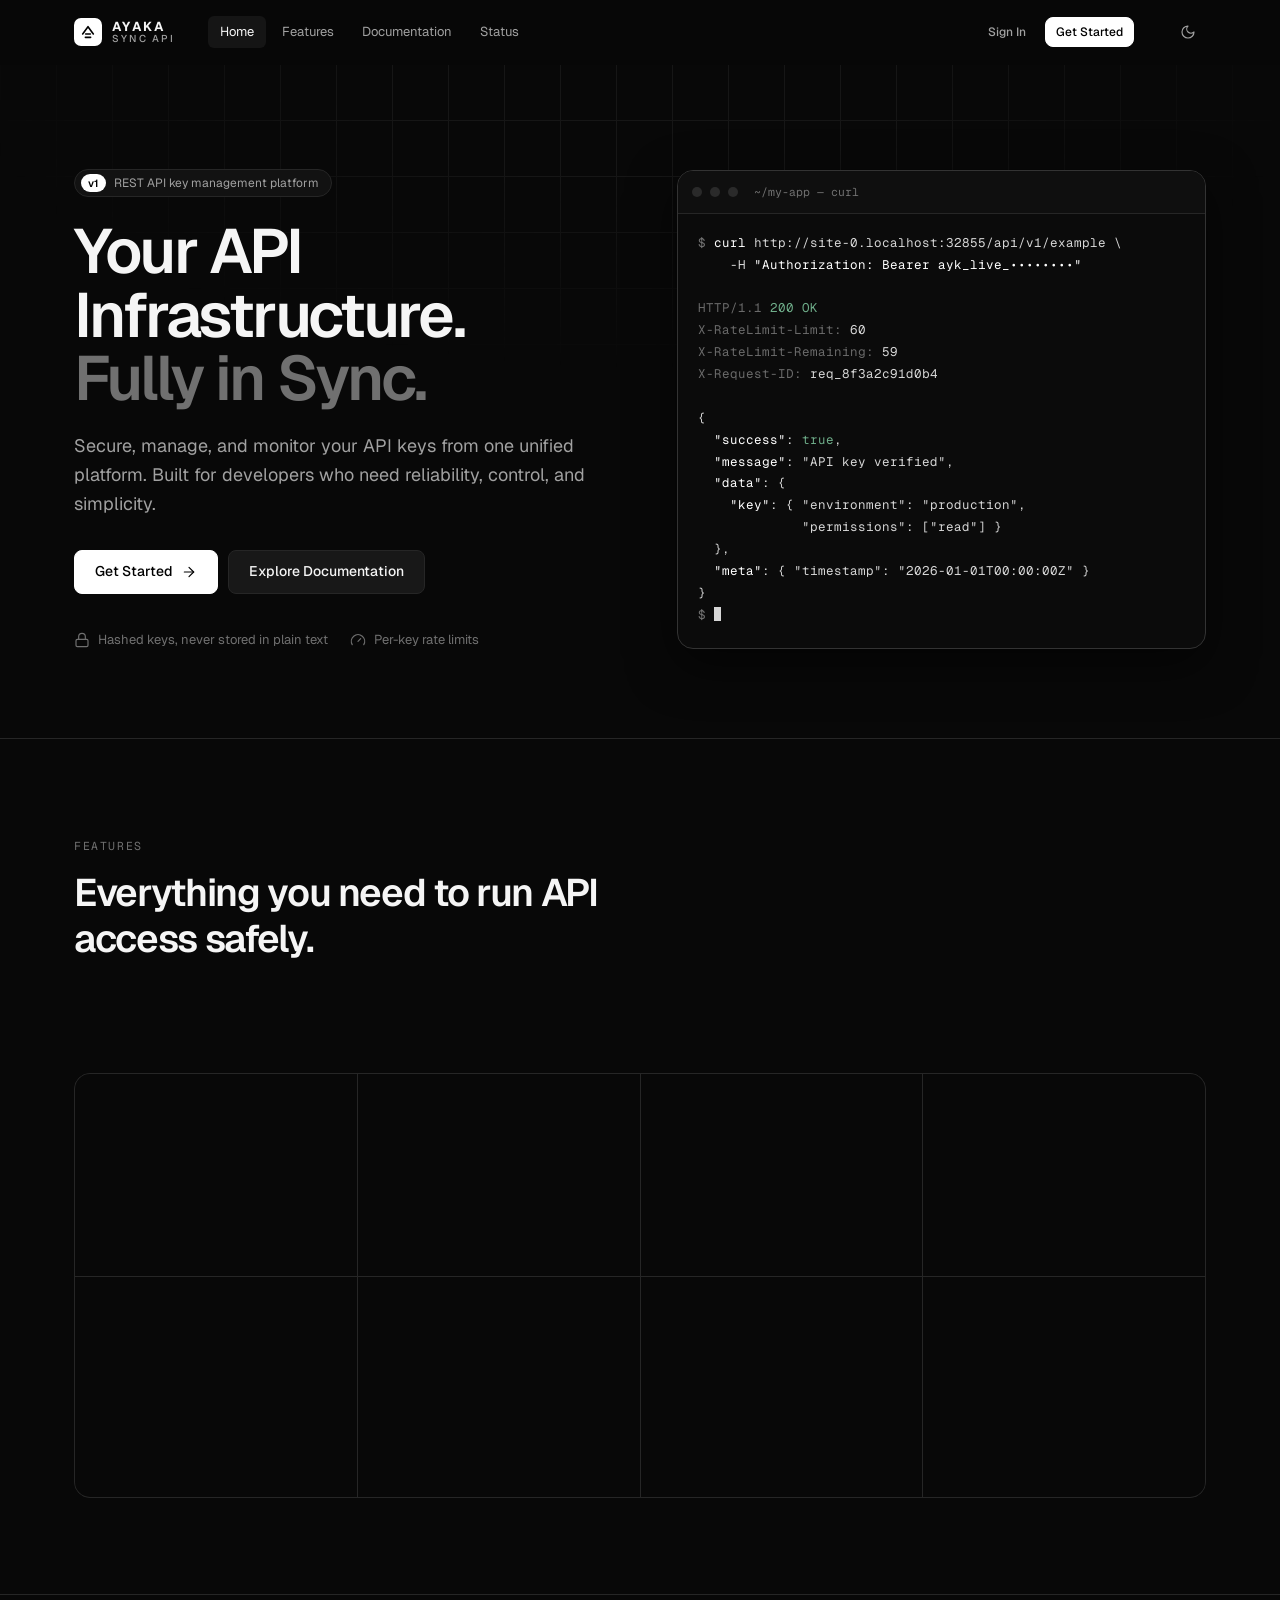
<file: public/index.html>
<!doctype html>
<html lang="en">
<head>
  <meta charset="utf-8">
  <meta name="viewport" content="width=device-width, initial-scale=1, viewport-fit=cover">
<meta name="google-site-verification" content="R1vm6JND8PvoPYsZXc8T_G-JRaVMFucWoXyvUsw9oFg" />
<title>Ayaka Sync API — Your API Infrastructure. Fully in Sync.</title>
  <meta name="description" content="Secure, manage, and monitor your API keys from one unified platform. Built for developers who need reliability, control, and simplicity.">
  <meta name="theme-color" content="#080808">
  <meta name="color-scheme" content="dark light">
  <script src="assets/js/theme.js"></script>
  <script src="assets/js/reveal.js" defer></script>
  <link rel="icon" href="assets/icons/favicon.svg" type="image/svg+xml">
  <link rel="preconnect" href="https://fonts.googleapis.com">
  <link rel="preconnect" href="https://fonts.gstatic.com" crossorigin>
  <link rel="stylesheet" href="https://fonts.googleapis.com/css2?family=Geist:wght@400;500;600;700&family=Geist+Mono:wght@400;500;600&display=swap">
  <link rel="stylesheet" href="assets/css/global.css">
  <link rel="stylesheet" href="assets/css/landing.css">
  <link rel="stylesheet" href="assets/css/responsive.css">
  <script src="assets/js/config.js"></script>
</head>
<body>
  <header class="site-nav" id="site-nav">
    <div class="container">
      <a class="logo" href="index.html" aria-label="Ayaka Sync API home"><span class="logo-mark"><svg viewBox="0 0 24 24" fill="none" stroke="currentColor" stroke-width="2.4" stroke-linecap="round" stroke-linejoin="round" aria-hidden="true"><path d="M4 15 12 4l8 11"/><path d="M8 20h8"/><path d="M8.5 15h7"/></svg></span><span class="logo-text"><strong>AYAKA</strong><span>SYNC API</span></span></a>
      <nav class="site-links" aria-label="Primary"><a href="index.html" class="is-active" aria-current="page">Home</a><a href="index.html#features">Features</a><a href="docs.html">Documentation</a><a href="status.html">Status</a></nav>
      <div class="site-cta" data-auth-cta>
        <a class="btn btn-ghost btn-sm" href="login.html" data-guest>Sign In</a>
        <a class="btn btn-primary btn-sm" href="register.html" data-guest>Get Started</a>
        <a class="btn btn-primary btn-sm hidden" href="dashboard.html" data-member>Open Dashboard</a>
      </div>
      <button class="btn btn-ghost btn-icon theme-toggle" type="button" data-theme-toggle aria-label="Toggle theme"><span data-icon="moon" class="icon-moon"></span><span data-icon="sun" class="icon-sun"></span></button>
      <button class="btn btn-ghost btn-icon site-menu-btn" id="menu-btn" aria-label="Open menu" aria-expanded="false" aria-controls="mobile-menu"><span data-icon="menu"></span></button>
    </div>
    <nav class="mobile-menu" id="mobile-menu" aria-label="Mobile">
      <a href="index.html" class="is-active" aria-current="page">Home</a><a href="index.html#features">Features</a><a href="docs.html">Documentation</a><a href="status.html">Status</a>
      <a class="btn" href="login.html" data-guest>Sign In</a>
      <a class="btn btn-primary" href="register.html" data-guest>Get Started</a>
      <a class="btn btn-primary hidden" href="dashboard.html" data-member>Open Dashboard</a>
    </nav>
  </header>
  <main id="main">
    <section class="hero">
      <div class="container">
        <div>
          <span class="eyebrow"><b>v1</b>REST API key management platform</span>
          <h1>Your API Infrastructure.<br><span>Fully in Sync.</span></h1>
          <p class="hero-sub">Secure, manage, and monitor your API keys from one unified platform. Built for developers who need reliability, control, and simplicity.</p>
          <div class="hero-actions">
            <a class="btn btn-primary btn-lg" href="register.html" data-guest>Get Started <span data-icon="arrowRight"></span></a>
            <a class="btn btn-primary btn-lg hidden" href="dashboard.html" data-member>Open Dashboard <span data-icon="arrowRight"></span></a>
            <a class="btn btn-lg" href="docs.html">Explore Documentation</a>
          </div>
          <div class="hero-meta">
            <span><span data-icon="lock"></span>Hashed keys, never stored in plain text</span>
            <span><span data-icon="gauge"></span>Per-key rate limits</span>
          </div>
        </div>
        <div class="terminal" aria-label="Example API request">
          <div class="terminal-head"><i></i><i></i><i></i><span>~/my-app — curl</span></div>
<pre><span class="p">$</span> <span class="w">curl</span> <span data-origin>https://your-domain</span>/api/v1/example \
    -H <span class="w">"Authorization: Bearer ayk_live_••••••••"</span>

<span class="dim">HTTP/1.1</span> <span class="ok">200 OK</span>
<span class="dim">X-RateLimit-Limit:</span> 60
<span class="dim">X-RateLimit-Remaining:</span> 59
<span class="dim">X-Request-ID:</span> req_8f3a2c91d0b4

{
  <span class="w">"success"</span>: <span class="ok">true</span>,
  <span class="w">"message"</span>: "API key verified",
  <span class="w">"data"</span>: {
    <span class="w">"key"</span>: { "environment": "production",
             "permissions": ["read"] }
  },
  <span class="w">"meta"</span>: { "timestamp": "2026-01-01T00:00:00Z" }
}
<span class="p">$</span> <span class="cursor"></span></pre>
        </div>
      </div>
    </section>

    <section class="section" id="features">
      <div class="container">
        <div class="section-head">
          <span class="section-kicker">Features</span>
          <h2>Everything you need to run API access safely.</h2>
          <p>One place to issue keys, enforce limits and understand how your API is used — without building it yourself.</p>
        </div>
        <div class="feature-grid">
          <article class="feature"><span class="f-icon"><span data-icon="key"></span></span><h3>Secure API Key Management</h3><p>Keys are generated with a CSPRNG, shown once, and stored only as an HMAC-SHA256 hash.</p></article>
          <article class="feature"><span class="f-icon"><span data-icon="activity"></span></span><h3>Real-time Usage Monitoring</h3><p>Watch requests arrive minute by minute with automatic, visibility-aware refresh.</p></article>
          <article class="feature"><span class="f-icon"><span data-icon="chart"></span></span><h3>Request Analytics</h3><p>Volume, success rate, latency and peak traffic — broken down by endpoint and key.</p></article>
          <article class="feature"><span class="f-icon"><span data-icon="shield"></span></span><h3>API Access Control</h3><p>Granular read, write, delete, analytics and profile permissions plus endpoint allow-lists.</p></article>
          <article class="feature"><span class="f-icon"><span data-icon="gauge"></span></span><h3>Rate Limiting</h3><p>Per-key limits backed by PostgreSQL with standard <code>X-RateLimit-*</code> and <code>Retry-After</code> headers.</p></article>
          <article class="feature"><span class="f-icon"><span data-icon="book"></span></span><h3>Developer-friendly Documentation</h3><p>cURL, Python and JavaScript examples, an OpenAPI reference and a live endpoint tester.</p></article>
          <article class="feature"><span class="f-icon"><span data-icon="lock"></span></span><h3>Secure Authentication</h3><p>Argon2id passwords, HttpOnly cookie sessions, CSRF protection and brute-force lockout.</p></article>
          <article class="feature"><span class="f-icon"><span data-icon="server"></span></span><h3>Reliable Infrastructure</h3><p>Serverless FastAPI on Vercel with Neon PostgreSQL, health checks and resilient usage logging.</p></article>
        </div>
      </div>
    </section>

    <section class="section" id="how-it-works">
      <div class="container">
        <div class="section-head">
          <span class="section-kicker">How it works</span>
          <h2>From sign-up to first request in minutes.</h2>
        </div>
        <div class="steps">
          <article class="step"><h3>Create your account</h3><p>Register with a username, email and a strong password.</p></article>
          <article class="step"><h3>Generate an API key</h3><p>Choose environment, permissions, rate limit and expiration.</p></article>
          <article class="step"><h3>Connect your application</h3><p>Send the key in the <code>Authorization</code> header from your backend.</p></article>
          <article class="step"><h3>Monitor API requests</h3><p>See every call, status code and response time in your dashboard.</p></article>
          <article class="step"><h3>Manage usage and security</h3><p>Rotate, disable or revoke keys and review the audit log at any time.</p></article>
        </div>
      </div>
    </section>

    <section class="cta-band">
      <div class="container">
        <div class="cta-inner">
          <div><h2>Ship secure API access today.</h2><p>Create an account and issue your first key in under a minute.</p></div>
          <div style="display:flex;gap:10px;flex-wrap:wrap">
            <a class="btn btn-primary btn-lg" href="register.html" data-guest>Get Started</a>
            <a class="btn btn-primary btn-lg hidden" href="dashboard.html" data-member>Open Dashboard</a>
            <a class="btn btn-lg" href="docs.html">Read the docs</a>
          </div>
        </div>
      </div>
    </section>
  </main>
  <footer class="site-footer">
    <div class="container">
      <div class="footer-grid">
        <div><a class="logo" href="index.html" aria-label="Ayaka Sync API home"><span class="logo-mark"><svg viewBox="0 0 24 24" fill="none" stroke="currentColor" stroke-width="2.4" stroke-linecap="round" stroke-linejoin="round" aria-hidden="true"><path d="M4 15 12 4l8 11"/><path d="M8 20h8"/><path d="M8.5 15h7"/></svg></span><span class="logo-text"><strong>AYAKA</strong><span>SYNC API</span></span></a><p class="about">Secure, manage and monitor your API keys from one unified platform.</p></div>
        <div><h4>Product</h4><ul><li><a href="index.html#features">Features</a></li><li><a href="docs.html">Documentation</a></li><li><a href="status.html">API Status</a></li></ul></div>
        <div><h4>Developers</h4><ul><li><a href="docs.html#endpoints">Endpoint reference</a></li><li><a href="api/docs">OpenAPI reference</a></li><li><a href="docs.html#errors">Error codes</a></li></ul></div>
        <div><h4>Company</h4><ul><li><a href="privacy.html">Privacy Policy</a></li><li><a href="terms.html">Terms of Service</a></li><li><a href="docs.html#support">Contact</a></li></ul></div>
      </div>
      <div class="footer-bottom"><span>© <span data-year>2026</span> Ayaka Sync API. All rights reserved.</span><span>Built with FastAPI · PostgreSQL</span></div>
    </div>
  </footer>
  <script type="module" src="assets/js/site.js"></script>
</body>
</html>
</file>
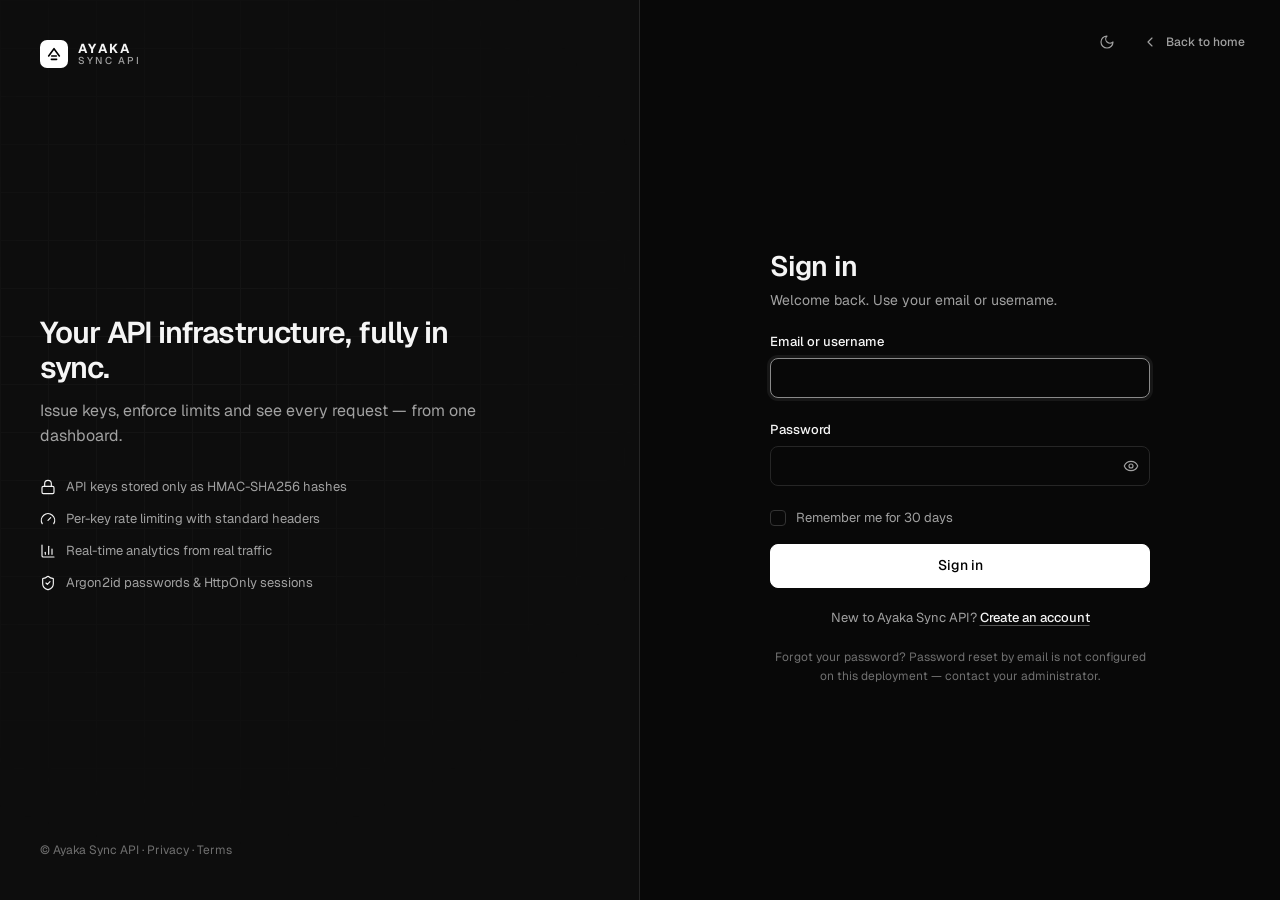
<file: public/activity.html>
<!doctype html>
<html lang="en">
<head>
  <meta charset="utf-8">
  <meta name="viewport" content="width=device-width, initial-scale=1, viewport-fit=cover">
  <title>Activity Logs · Ayaka Sync API</title>
  <meta name="description" content="Activity Logs — Ayaka Sync API dashboard">
  <meta name="theme-color" content="#080808">
  <meta name="color-scheme" content="dark light">
  <script src="assets/js/theme.js"></script>
  <script src="assets/js/reveal.js" defer></script>
  <link rel="icon" href="assets/icons/favicon.svg" type="image/svg+xml">
  <link rel="preconnect" href="https://fonts.googleapis.com">
  <link rel="preconnect" href="https://fonts.gstatic.com" crossorigin>
  <link rel="stylesheet" href="https://fonts.googleapis.com/css2?family=Geist:wght@400;500;600;700&family=Geist+Mono:wght@400;500;600&display=swap">
  <link rel="stylesheet" href="assets/css/global.css">
  <link rel="stylesheet" href="assets/css/dashboard.css">
  <link rel="stylesheet" href="assets/css/responsive.css">
  <script src="assets/js/config.js"></script>
</head>
<body>
  <a class="sr-only" href="#page">Skip to content</a>
  <div class="app-loading" aria-hidden="true"><span class="spinner"></span></div>
  <div class="app" id="app">
    <aside class="sidebar" id="sidebar" aria-label="Sidebar"></aside>
    <div class="drawer-scrim" aria-hidden="true"></div>
    <div class="main">
      <header class="topbar" id="topbar"></header>
      <main class="page" id="page" tabindex="-1">
        <div class="page-head">
          <div>
            <h1 class="page-title">Activity Logs</h1>
            <p class="page-sub">An append-only audit trail of security and configuration events on your account. <span class="muted" id="log-total"></span></p>
          </div>
          <div class="page-actions">
            <button class="btn" id="export-csv"><span data-icon="download"></span>Export CSV</button>
          </div>
        </div>

        <section class="card">
          <div class="card-header">
            <div class="toolbar">
              <label class="input-icon"><span class="sr-only">Search logs</span><span data-icon="search"></span><input class="input input-sm" id="log-search" type="search" placeholder="Search description, event or IP" autocomplete="off"></label>
              <select class="select select-sm" id="log-type" aria-label="Event type"><option value="">All events</option></select>
              <input class="input input-sm" type="date" id="log-start" aria-label="From date" style="width:auto">
              <span class="muted" style="font-size:var(--text-xs)">to</span>
              <input class="input input-sm" type="date" id="log-end" aria-label="To date" style="width:auto">
            </div>
          </div>
          <div class="table-wrap">
            <table class="table stack">
              <thead><tr><th>Event</th><th>Type</th><th>IP address</th><th>Time</th></tr></thead>
              <tbody id="log-body"></tbody>
            </table>
          </div>
          <div class="card-footer" id="log-pagination"></div>
        </section>
      </main>
    </div>
  </div>
  <script type="module" src="assets/js/activity.js"></script>
</body>
</html>
</file>
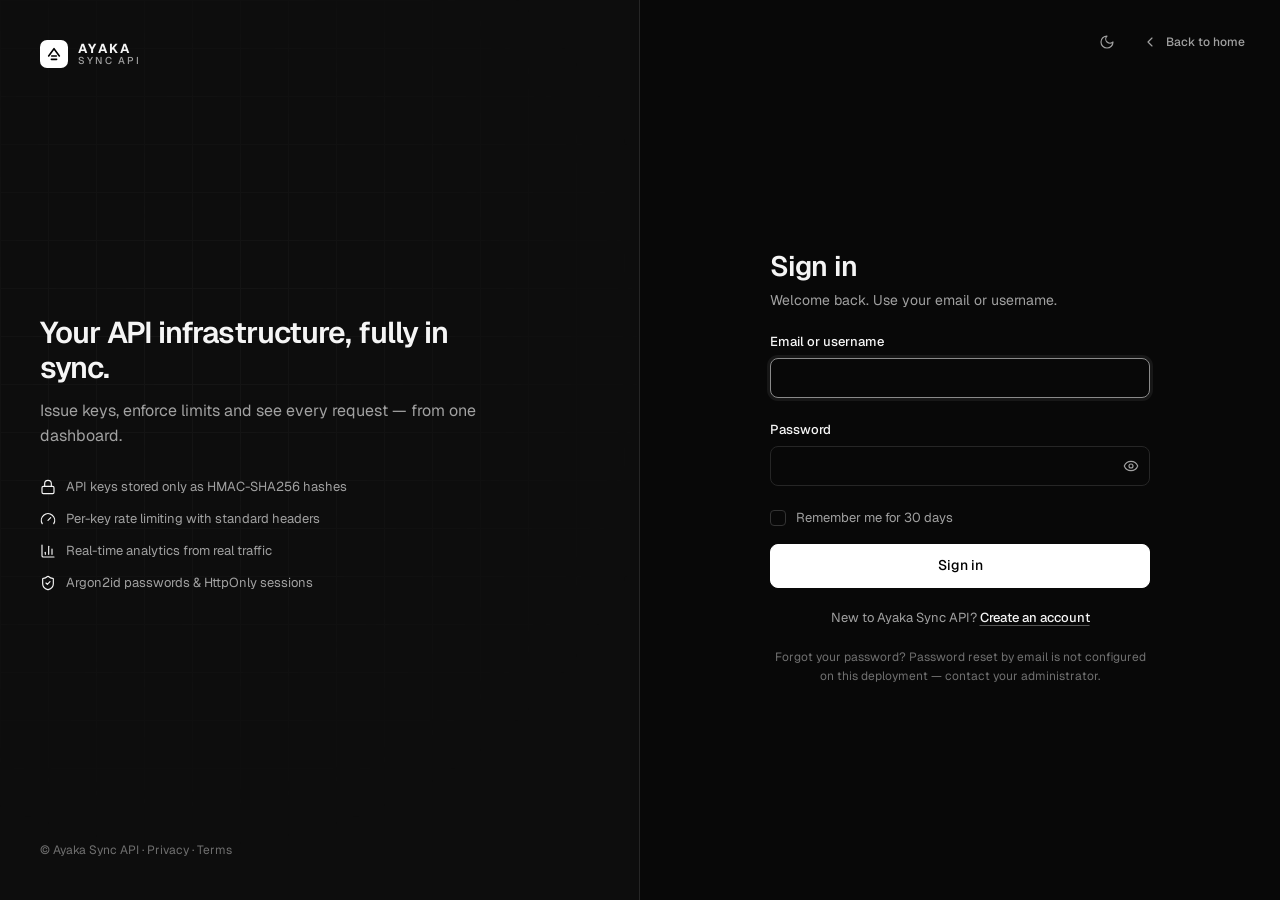
<file: public/keys.html>
<!doctype html>
<html lang="en">
<head>
  <meta charset="utf-8">
  <meta name="viewport" content="width=device-width, initial-scale=1, viewport-fit=cover">
  <title>API Keys · Ayaka Sync API</title>
  <meta name="description" content="API Keys — Ayaka Sync API dashboard">
  <meta name="theme-color" content="#080808">
  <meta name="color-scheme" content="dark light">
  <script src="assets/js/theme.js"></script>
  <script src="assets/js/reveal.js" defer></script>
  <link rel="icon" href="assets/icons/favicon.svg" type="image/svg+xml">
  <link rel="preconnect" href="https://fonts.googleapis.com">
  <link rel="preconnect" href="https://fonts.gstatic.com" crossorigin>
  <link rel="stylesheet" href="https://fonts.googleapis.com/css2?family=Geist:wght@400;500;600;700&family=Geist+Mono:wght@400;500;600&display=swap">
  <link rel="stylesheet" href="assets/css/global.css">
  <link rel="stylesheet" href="assets/css/dashboard.css">
  <link rel="stylesheet" href="assets/css/responsive.css">
  <script src="assets/js/config.js"></script>
</head>
<body>
  <a class="sr-only" href="#page">Skip to content</a>
  <div class="app-loading" aria-hidden="true"><span class="spinner"></span></div>
  <div class="app" id="app">
    <aside class="sidebar" id="sidebar" aria-label="Sidebar"></aside>
    <div class="drawer-scrim" aria-hidden="true"></div>
    <div class="main">
      <header class="topbar" id="topbar"></header>
      <main class="page" id="page" tabindex="-1">
        <div class="page-head">
          <div>
            <h1 class="page-title">API Keys</h1>
            <p class="page-sub">Create, rotate and revoke the keys your applications use. Full keys are shown once and stored only as a hash.</p>
          </div>
          <div class="page-actions">
            <button class="btn btn-primary" id="new-key"><span data-icon="plus"></span>Create API key</button>
          </div>
        </div>

        <section class="card" id="keys-card">
          <div class="card-header">
            <div class="toolbar">
              <label class="input-icon"><span class="sr-only">Search keys</span><span data-icon="search"></span><input class="input input-sm" id="key-search" type="search" placeholder="Search by name or prefix" autocomplete="off"></label>
              <select class="select select-sm" id="key-env" aria-label="Environment"><option value="">All environments</option><option value="development">Development</option><option value="production">Production</option></select>
              <select class="select select-sm" id="key-status" aria-label="Status"><option value="">All statuses</option><option value="active">Active</option><option value="disabled">Disabled</option><option value="expired">Expired</option><option value="revoked">Revoked</option></select>
              <select class="select select-sm" id="key-sort" aria-label="Sort"><option value="created_desc">Newest first</option><option value="created_asc">Oldest first</option><option value="name">Name A–Z</option><option value="last_used">Recently used</option></select>
            </div>
            <div class="legend"><span>Development <strong class="tabular" id="count-dev">—</strong></span><span>Production <strong class="tabular" id="count-prod">—</strong></span></div>
          </div>
          <div class="table-wrap">
            <table class="table stack">
              <thead><tr><th>Name</th><th>Key prefix</th><th>Environment</th><th>Permissions</th><th>Created at</th><th>Last used</th><th>Status</th><th class="actions"><span class="sr-only">Actions</span></th></tr></thead>
              <tbody id="keys-body"></tbody>
            </table>
          </div>
          <div class="card-footer" id="keys-pagination"></div>
        </section>

        <div class="callout"><span data-icon="shield"></span><div>Send keys in the <code>Authorization: Bearer &lt;key&gt;</code> header (or <code>X-API-Key</code>). Never embed production keys in browser or mobile code. See <a href="docs.html#authentication" style="text-decoration:underline">Authentication docs</a>.</div></div>
      </main>
    </div>
  </div>
  <script type="module" src="assets/js/keys.js"></script>
</body>
</html>
</file>
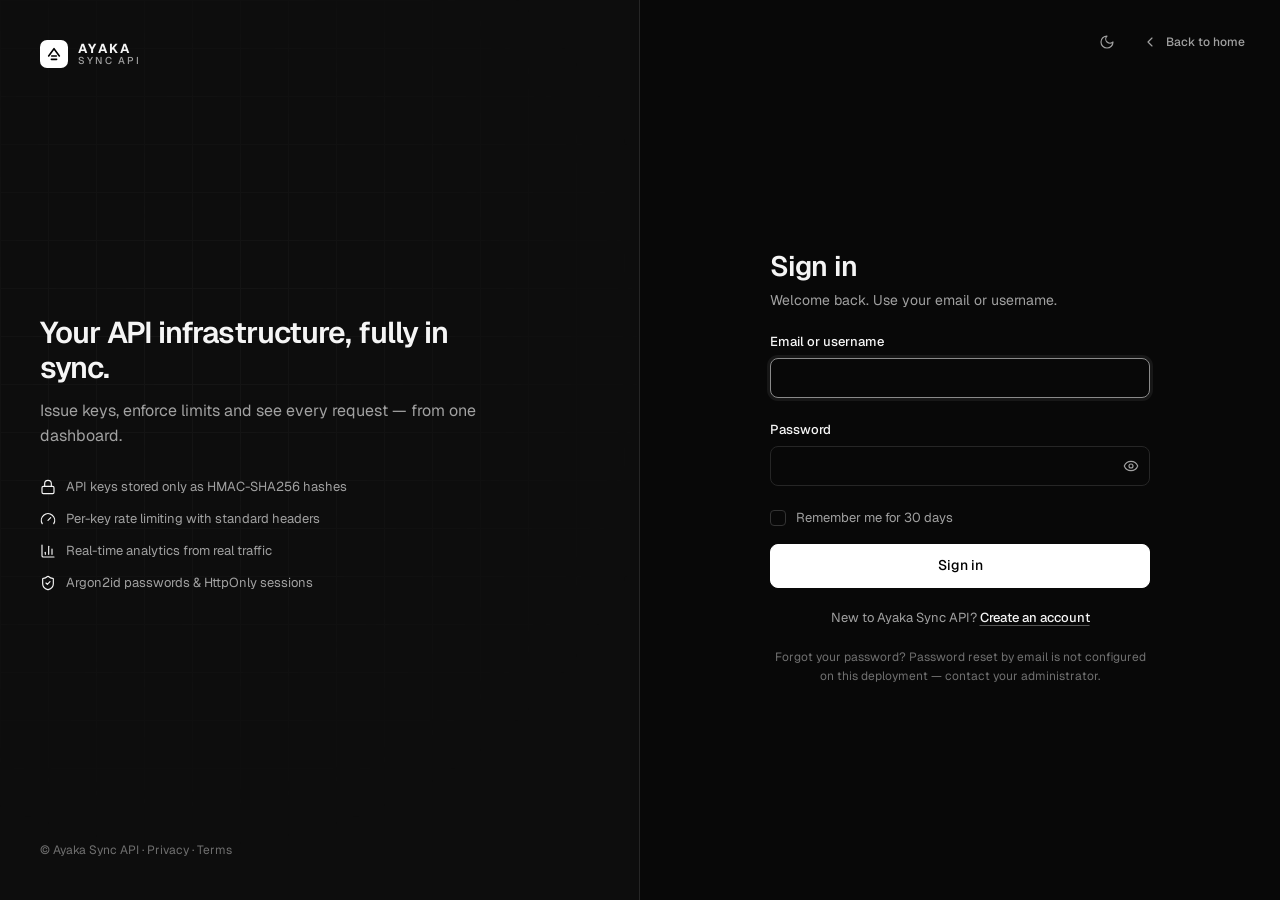
<file: public/login.html>
<!doctype html>
<html lang="en">
<head>
  <meta charset="utf-8">
  <meta name="viewport" content="width=device-width, initial-scale=1, viewport-fit=cover">
  <title>Sign in · Ayaka Sync API</title>
  <meta name="description" content="Sign in to your Ayaka Sync API dashboard.">
  <meta name="theme-color" content="#080808">
  <meta name="color-scheme" content="dark light">
  <script src="assets/js/theme.js"></script>
  <script src="assets/js/reveal.js" defer></script>
  <link rel="icon" href="assets/icons/favicon.svg" type="image/svg+xml">
  <link rel="preconnect" href="https://fonts.googleapis.com">
  <link rel="preconnect" href="https://fonts.gstatic.com" crossorigin>
  <link rel="stylesheet" href="https://fonts.googleapis.com/css2?family=Geist:wght@400;500;600;700&family=Geist+Mono:wght@400;500;600&display=swap">
  <link rel="stylesheet" href="assets/css/global.css">
  <link rel="stylesheet" href="assets/css/auth.css">
  <link rel="stylesheet" href="assets/css/responsive.css">
  <script src="assets/js/config.js"></script>
</head>
<body data-auth="login">
  <div class="auth">
    <aside class="auth-side">
      <a class="logo" href="index.html" aria-label="Ayaka Sync API home"><span class="logo-mark"><svg viewBox="0 0 24 24" fill="none" stroke="currentColor" stroke-width="2.4" stroke-linecap="round" stroke-linejoin="round" aria-hidden="true"><path d="M4 15 12 4l8 11"/><path d="M8 20h8"/><path d="M8.5 15h7"/></svg></span><span class="logo-text"><strong>AYAKA</strong><span>SYNC API</span></span></a>
      <div class="auth-quote">
        <h2>Your API infrastructure, fully in sync.</h2>
        <p>Issue keys, enforce limits and see every request — from one dashboard.</p>
        <div class="auth-points">
          <div><span data-icon="lock"></span>API keys stored only as HMAC-SHA256 hashes</div>
          <div><span data-icon="gauge"></span>Per-key rate limiting with standard headers</div>
          <div><span data-icon="chart"></span>Real-time analytics from real traffic</div>
          <div><span data-icon="shield"></span>Argon2id passwords &amp; HttpOnly sessions</div>
        </div>
      </div>
      <p class="auth-foot">© Ayaka Sync API · <a href="privacy.html">Privacy</a> · <a href="terms.html">Terms</a></p>
    </aside>
    <main class="auth-main">
      <div class="auth-top"><span class="mobile-logo"><a class="logo" href="index.html" aria-label="Ayaka Sync API home"><span class="logo-mark"><svg viewBox="0 0 24 24" fill="none" stroke="currentColor" stroke-width="2.4" stroke-linecap="round" stroke-linejoin="round" aria-hidden="true"><path d="M4 15 12 4l8 11"/><path d="M8 20h8"/><path d="M8.5 15h7"/></svg></span><span class="logo-text"><strong>AYAKA</strong><span>SYNC API</span></span></a></span><div class="auth-top-actions"><button class="btn btn-ghost btn-icon theme-toggle" type="button" data-theme-toggle aria-label="Toggle theme"><span data-icon="moon" class="icon-moon"></span><span data-icon="sun" class="icon-sun"></span></button><a class="btn btn-ghost btn-sm" href="index.html"><span data-icon="chevronLeft"></span>Back to home</a></div></div>
      <div class="auth-form-wrap">
        <div class="auth-card">
          <div><h1>Sign in</h1><p class="lead">Welcome back. Use your email or username.</p></div>
          <div class="callout form-alert" id="form-alert" role="alert"></div>
          <form class="auth-form" id="login-form" novalidate>
            <div class="field"><label class="label" for="identifier">Email or username</label><input class="input" id="identifier" name="identifier" autocomplete="username" autocapitalize="none" spellcheck="false" required autofocus><div class="field-error" data-error-for="identifier"></div></div>
            <div class="field"><label class="label" for="password">Password</label>
              <div class="input-group"><input class="input" id="password" name="password" type="password" autocomplete="current-password" required><button type="button" class="btn btn-ghost btn-sm btn-icon input-addon" data-toggle-password="password" aria-label="Show password"><span data-icon="eye"></span></button></div>
              <div class="field-error" data-error-for="password"></div></div>
            <div class="auth-row"><label class="checkbox"><input type="checkbox" name="remember_me"> Remember me for 30 days</label></div>
            <button class="btn btn-primary btn-lg btn-block" type="submit">Sign in</button>
          </form>
          <p class="auth-alt">New to Ayaka Sync API? <a href="register.html">Create an account</a></p>
          <p class="hint" style="text-align:center">Forgot your password? Password reset by email is not configured on this deployment — contact your administrator.</p>
        </div>
      </div>
    </main>
  </div>
  <script type="module" src="assets/js/site.js"></script>
  <script type="module" src="assets/js/auth.js"></script>
</body>
</html>
</file>
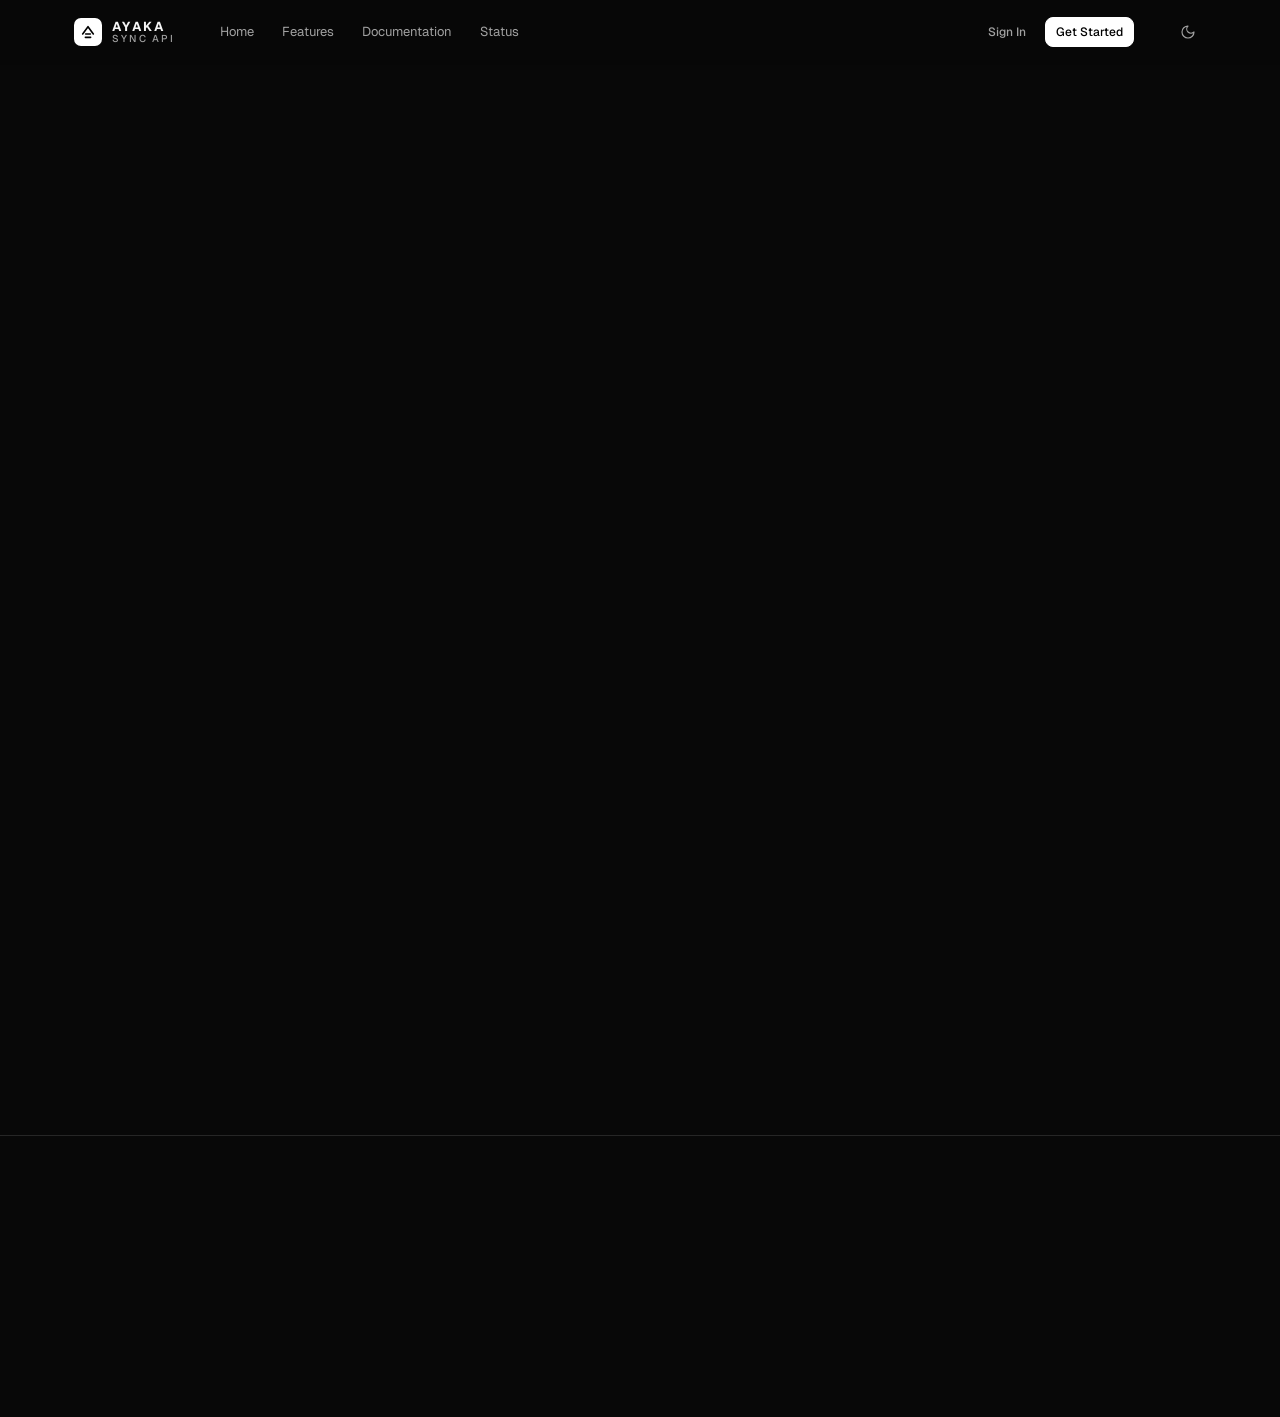
<file: public/privacy.html>
<!doctype html>
<html lang="en">
<head>
  <meta charset="utf-8">
  <meta name="viewport" content="width=device-width, initial-scale=1, viewport-fit=cover">
  <title>Privacy Policy · Ayaka Sync API</title>
  <meta name="description" content="How Ayaka Sync API collects, stores and protects your data.">
  <meta name="theme-color" content="#080808">
  <meta name="color-scheme" content="dark light">
  <script src="assets/js/theme.js"></script>
  <script src="assets/js/reveal.js" defer></script>
  <link rel="icon" href="assets/icons/favicon.svg" type="image/svg+xml">
  <link rel="preconnect" href="https://fonts.googleapis.com">
  <link rel="preconnect" href="https://fonts.gstatic.com" crossorigin>
  <link rel="stylesheet" href="https://fonts.googleapis.com/css2?family=Geist:wght@400;500;600;700&family=Geist+Mono:wght@400;500;600&display=swap">
  <link rel="stylesheet" href="assets/css/global.css">
  <link rel="stylesheet" href="assets/css/landing.css">
  <link rel="stylesheet" href="assets/css/responsive.css">
  <script src="assets/js/config.js"></script>
</head>
<body>
  <header class="site-nav" id="site-nav">
    <div class="container">
      <a class="logo" href="index.html" aria-label="Ayaka Sync API home"><span class="logo-mark"><svg viewBox="0 0 24 24" fill="none" stroke="currentColor" stroke-width="2.4" stroke-linecap="round" stroke-linejoin="round" aria-hidden="true"><path d="M4 15 12 4l8 11"/><path d="M8 20h8"/><path d="M8.5 15h7"/></svg></span><span class="logo-text"><strong>AYAKA</strong><span>SYNC API</span></span></a>
      <nav class="site-links" aria-label="Primary"><a href="index.html">Home</a><a href="index.html#features">Features</a><a href="docs.html">Documentation</a><a href="status.html">Status</a></nav>
      <div class="site-cta" data-auth-cta>
        <a class="btn btn-ghost btn-sm" href="login.html" data-guest>Sign In</a>
        <a class="btn btn-primary btn-sm" href="register.html" data-guest>Get Started</a>
        <a class="btn btn-primary btn-sm hidden" href="dashboard.html" data-member>Open Dashboard</a>
      </div>
      <button class="btn btn-ghost btn-icon theme-toggle" type="button" data-theme-toggle aria-label="Toggle theme"><span data-icon="moon" class="icon-moon"></span><span data-icon="sun" class="icon-sun"></span></button>
      <button class="btn btn-ghost btn-icon site-menu-btn" id="menu-btn" aria-label="Open menu" aria-expanded="false" aria-controls="mobile-menu"><span data-icon="menu"></span></button>
    </div>
    <nav class="mobile-menu" id="mobile-menu" aria-label="Mobile">
      <a href="index.html">Home</a><a href="index.html#features">Features</a><a href="docs.html">Documentation</a><a href="status.html">Status</a>
      <a class="btn" href="login.html" data-guest>Sign In</a>
      <a class="btn btn-primary" href="register.html" data-guest>Get Started</a>
      <a class="btn btn-primary hidden" href="dashboard.html" data-member>Open Dashboard</a>
    </nav>
  </header>
  <main class="container">
    <article class="legal">
      <span class="section-kicker">Legal</span>
      <h1 style="margin-top:10px">Privacy Policy</h1>
      <p class="hint">This policy describes the data handled by this Ayaka Sync API deployment. Operators who self-host should review and adapt it for their jurisdiction.</p>
      <h2>Data we collect</h2>
      <ul>
        <li><strong>Account data</strong> — username, email, display name and preferences you provide.</li>
        <li><strong>Credentials</strong> — passwords are stored only as Argon2id hashes; API keys only as HMAC-SHA256 hashes plus a short display prefix.</li>
        <li><strong>Usage data</strong> — for each API request: endpoint, method, status code, response time, key ID, IP address, user agent and request ID.</li>
        <li><strong>Security events</strong> — sign-ins, failed sign-ins, key changes and settings changes in an append-only activity log.</li>
      </ul>
      <h2>What we never store</h2>
      <ul><li>Full API keys after they are shown once, plaintext passwords, Authorization headers or request bodies.</li></ul>
      <h2>How data is used</h2>
      <p>Data is used only to authenticate you, enforce rate limits and permissions, show analytics and activity in your dashboard, and protect the service from abuse. No data is sold or shared with advertisers.</p>
      <h2>Cookies</h2>
      <p>Only essential cookies are set: HttpOnly session cookies for authentication and a CSRF token cookie. No analytics or tracking cookies are used.</p>
      <h2>Retention &amp; deletion</h2>
      <p>You can delete individual API keys at any time, and delete your entire account from Settings → Danger Zone, which removes your keys, usage logs, sessions and activity.</p>
      <h2>Infrastructure</h2>
      <p>Data is stored in PostgreSQL (Neon) and the application runs on Vercel, with TLS in transit.</p>
      <h2>Contact</h2>
      <p>Questions about this policy should be sent to the operator of this deployment. See <a href="docs.html#support" style="text-decoration:underline">Help &amp; support</a>.</p>
    </article>
  </main>
  <footer class="site-footer">
    <div class="container">
      <div class="footer-grid">
        <div><a class="logo" href="index.html" aria-label="Ayaka Sync API home"><span class="logo-mark"><svg viewBox="0 0 24 24" fill="none" stroke="currentColor" stroke-width="2.4" stroke-linecap="round" stroke-linejoin="round" aria-hidden="true"><path d="M4 15 12 4l8 11"/><path d="M8 20h8"/><path d="M8.5 15h7"/></svg></span><span class="logo-text"><strong>AYAKA</strong><span>SYNC API</span></span></a><p class="about">Secure, manage and monitor your API keys from one unified platform.</p></div>
        <div><h4>Product</h4><ul><li><a href="index.html#features">Features</a></li><li><a href="docs.html">Documentation</a></li><li><a href="status.html">API Status</a></li></ul></div>
        <div><h4>Developers</h4><ul><li><a href="docs.html#endpoints">Endpoint reference</a></li><li><a href="api/docs">OpenAPI reference</a></li><li><a href="docs.html#errors">Error codes</a></li></ul></div>
        <div><h4>Company</h4><ul><li><a href="privacy.html">Privacy Policy</a></li><li><a href="terms.html">Terms of Service</a></li><li><a href="docs.html#support">Contact</a></li></ul></div>
      </div>
      <div class="footer-bottom"><span>© <span data-year>2026</span> Ayaka Sync API. All rights reserved.</span><span>Built with FastAPI · PostgreSQL</span></div>
    </div>
  </footer>
  <script type="module" src="assets/js/site.js"></script>
</body>
</html>
</file>
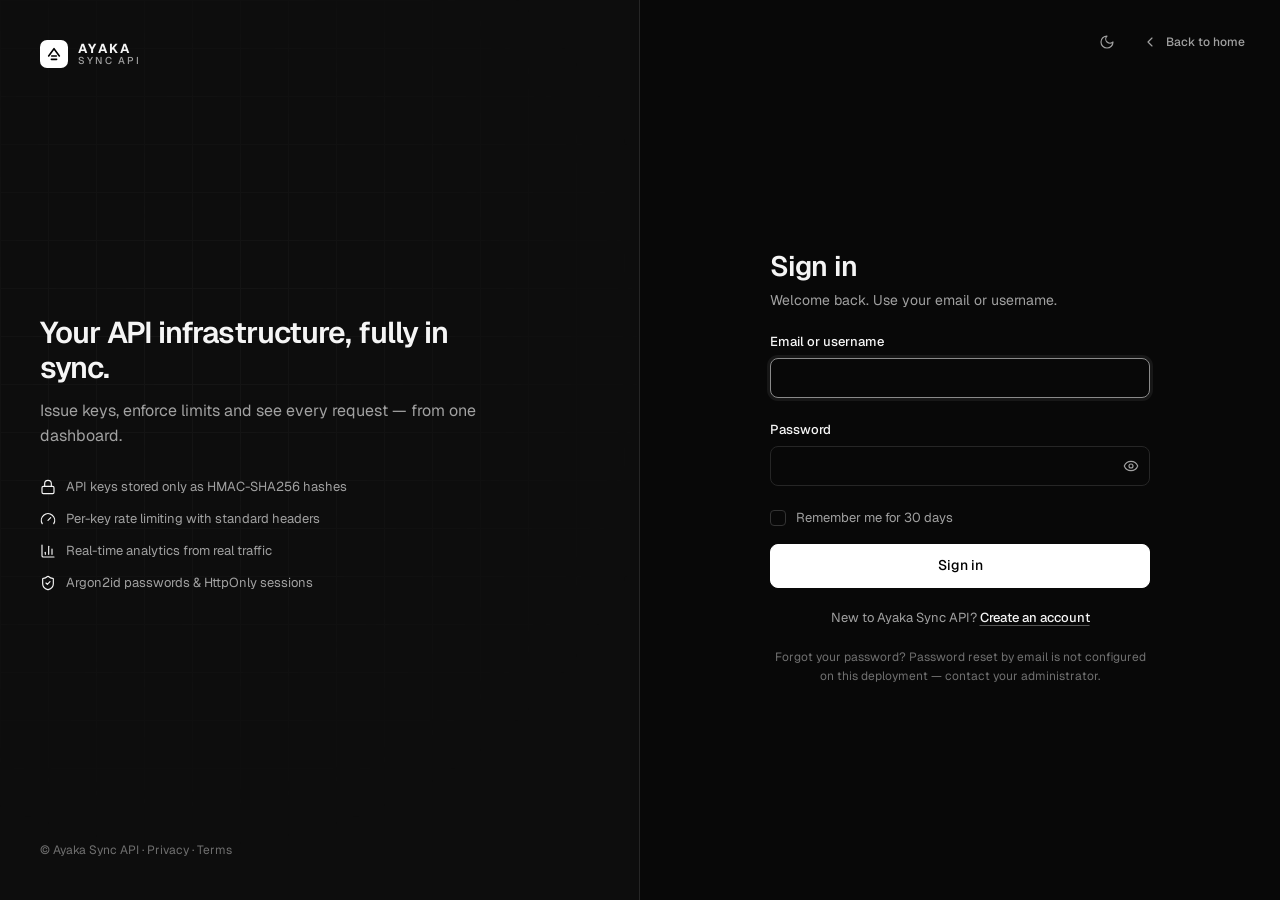
<file: public/profile.html>
<!doctype html>
<html lang="en">
<head>
  <meta charset="utf-8">
  <meta name="viewport" content="width=device-width, initial-scale=1, viewport-fit=cover">
  <title>Profile · Ayaka Sync API</title>
  <meta name="description" content="Profile — Ayaka Sync API dashboard">
  <meta name="theme-color" content="#080808">
  <meta name="color-scheme" content="dark light">
  <script src="assets/js/theme.js"></script>
  <script src="assets/js/reveal.js" defer></script>
  <link rel="icon" href="assets/icons/favicon.svg" type="image/svg+xml">
  <link rel="preconnect" href="https://fonts.googleapis.com">
  <link rel="preconnect" href="https://fonts.gstatic.com" crossorigin>
  <link rel="stylesheet" href="https://fonts.googleapis.com/css2?family=Geist:wght@400;500;600;700&family=Geist+Mono:wght@400;500;600&display=swap">
  <link rel="stylesheet" href="assets/css/global.css">
  <link rel="stylesheet" href="assets/css/dashboard.css">
  <link rel="stylesheet" href="assets/css/responsive.css">
  <script src="assets/js/config.js"></script>
</head>
<body>
  <a class="sr-only" href="#page">Skip to content</a>
  <div class="app-loading" aria-hidden="true"><span class="spinner"></span></div>
  <div class="app" id="app">
    <aside class="sidebar" id="sidebar" aria-label="Sidebar"></aside>
    <div class="drawer-scrim" aria-hidden="true"></div>
    <div class="main">
      <header class="topbar" id="topbar"></header>
      <main class="page" id="page" tabindex="-1">
        <div class="page-head">
          <div>
            <h1 class="page-title">Profile</h1>
            <p class="page-sub">How you appear across Ayaka Sync API.</p>
          </div>
          <div class="page-actions"><a class="btn" href="settings.html"><span data-icon="settings"></span>Account settings</a></div>
        </div>
        <div id="profile-error"></div>
        <div class="grid-2">
          <section class="card">
            <div class="card-body" style="display:flex;gap:18px;align-items:center;flex-wrap:wrap">
              <span class="avatar avatar-lg" id="p-avatar">··</span>
              <div style="min-width:0;flex:1">
                <h2 style="font-size:var(--text-xl)" id="p-name"><span class="skeleton sk-line" style="display:block;width:160px"></span></h2>
                <p class="muted" style="font-size:var(--text-sm);margin-top:4px;overflow-wrap:anywhere" id="p-handle"></p>
              </div>
            </div>
            <div class="card-body" style="border-top:1px solid var(--border)"><p id="p-bio" class="text-2" style="white-space:pre-line"></p></div>
            <div class="live-strip" style="grid-template-columns:repeat(3,minmax(0,1fr))">
              <div><div class="k">API keys</div><div class="v" id="p-keys">—</div></div>
              <div><div class="k">Total requests</div><div class="v" id="p-reqs">—</div></div>
              <div><div class="k">Member since</div><div class="v" id="p-since">—</div></div>
            </div>
          </section>
          <section class="card">
            <div class="card-header"><h2 class="card-title">Account details</h2></div>
            <div class="card-body"><dl class="dl" style="grid-template-columns:100px minmax(0,1fr)"><dt>User ID</dt><dd class="mono" style="font-size:12px" id="p-id">—</dd><dt>Timezone</dt><dd id="p-tz">—</dd><dt>Security</dt><dd><a href="settings.html#security" style="text-decoration:underline">Password &amp; sessions</a></dd></dl></div>
          </section>
        </div>
        <section class="card">
          <div class="card-header"><div><h2 class="card-title">Edit profile</h2><p class="card-sub">Username and email are managed in Settings → General.</p></div></div>
          <form id="profile-form" novalidate>
            <div class="card-body" style="display:flex;flex-direction:column;gap:var(--s-4)">
              <div class="field"><label class="label" for="pf-name">Display name</label><input class="input" id="pf-name" name="display_name" maxlength="80" placeholder="Your name"><div class="field-error" data-error-for="display_name"></div></div>
              <div class="field"><label class="label" for="pf-bio">Bio <span class="optional" id="bio-count">0/300</span></label><textarea class="textarea" id="pf-bio" name="bio" maxlength="300" rows="3" placeholder="A short description"></textarea><div class="field-error" data-error-for="bio"></div></div>
            </div>
            <div class="card-footer"><span></span><button class="btn btn-primary" type="submit">Save profile</button></div>
          </form>
        </section>
      </main>
    </div>
  </div>
  <script type="module" src="assets/js/profile.js"></script>
</body>
</html>
</file>
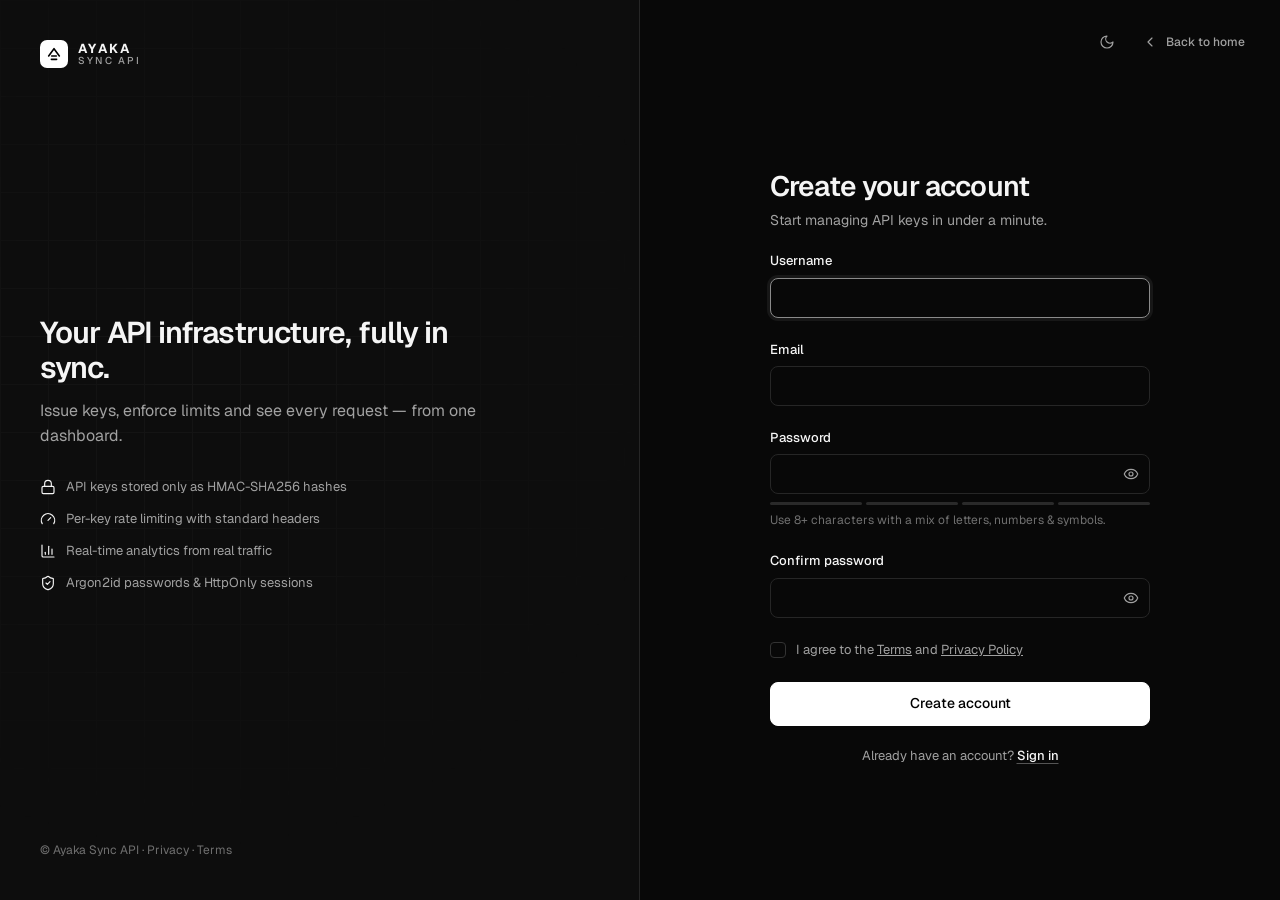
<file: public/register.html>
<!doctype html>
<html lang="en">
<head>
  <meta charset="utf-8">
  <meta name="viewport" content="width=device-width, initial-scale=1, viewport-fit=cover">
  <title>Create account · Ayaka Sync API</title>
  <meta name="description" content="Create your Ayaka Sync API account.">
  <meta name="theme-color" content="#080808">
  <meta name="color-scheme" content="dark light">
  <script src="assets/js/theme.js"></script>
  <script src="assets/js/reveal.js" defer></script>
  <link rel="icon" href="assets/icons/favicon.svg" type="image/svg+xml">
  <link rel="preconnect" href="https://fonts.googleapis.com">
  <link rel="preconnect" href="https://fonts.gstatic.com" crossorigin>
  <link rel="stylesheet" href="https://fonts.googleapis.com/css2?family=Geist:wght@400;500;600;700&family=Geist+Mono:wght@400;500;600&display=swap">
  <link rel="stylesheet" href="assets/css/global.css">
  <link rel="stylesheet" href="assets/css/dashboard.css">
  <link rel="stylesheet" href="assets/css/auth.css">
  <link rel="stylesheet" href="assets/css/responsive.css">
  <script src="assets/js/config.js"></script>
</head>
<body data-auth="register">
  <div class="auth">
    <aside class="auth-side">
      <a class="logo" href="index.html" aria-label="Ayaka Sync API home"><span class="logo-mark"><svg viewBox="0 0 24 24" fill="none" stroke="currentColor" stroke-width="2.4" stroke-linecap="round" stroke-linejoin="round" aria-hidden="true"><path d="M4 15 12 4l8 11"/><path d="M8 20h8"/><path d="M8.5 15h7"/></svg></span><span class="logo-text"><strong>AYAKA</strong><span>SYNC API</span></span></a>
      <div class="auth-quote">
        <h2>Your API infrastructure, fully in sync.</h2>
        <p>Issue keys, enforce limits and see every request — from one dashboard.</p>
        <div class="auth-points">
          <div><span data-icon="lock"></span>API keys stored only as HMAC-SHA256 hashes</div>
          <div><span data-icon="gauge"></span>Per-key rate limiting with standard headers</div>
          <div><span data-icon="chart"></span>Real-time analytics from real traffic</div>
          <div><span data-icon="shield"></span>Argon2id passwords &amp; HttpOnly sessions</div>
        </div>
      </div>
      <p class="auth-foot">© Ayaka Sync API · <a href="privacy.html">Privacy</a> · <a href="terms.html">Terms</a></p>
    </aside>
    <main class="auth-main">
      <div class="auth-top"><span class="mobile-logo"><a class="logo" href="index.html" aria-label="Ayaka Sync API home"><span class="logo-mark"><svg viewBox="0 0 24 24" fill="none" stroke="currentColor" stroke-width="2.4" stroke-linecap="round" stroke-linejoin="round" aria-hidden="true"><path d="M4 15 12 4l8 11"/><path d="M8 20h8"/><path d="M8.5 15h7"/></svg></span><span class="logo-text"><strong>AYAKA</strong><span>SYNC API</span></span></a></span><div class="auth-top-actions"><button class="btn btn-ghost btn-icon theme-toggle" type="button" data-theme-toggle aria-label="Toggle theme"><span data-icon="moon" class="icon-moon"></span><span data-icon="sun" class="icon-sun"></span></button><a class="btn btn-ghost btn-sm" href="index.html"><span data-icon="chevronLeft"></span>Back to home</a></div></div>
      <div class="auth-form-wrap">
        <div class="auth-card">
          <div><h1>Create your account</h1><p class="lead">Start managing API keys in under a minute.</p></div>
          <div class="callout form-alert" id="form-alert" role="alert"></div>
          <form class="auth-form" id="register-form" novalidate>
            <div class="field"><label class="label" for="username">Username <span class="avail" data-avail-for="username" aria-live="polite"></span></label><input class="input" id="username" name="username" autocomplete="username" autocapitalize="none" spellcheck="false" maxlength="32" required autofocus><div class="field-error" data-error-for="username"></div></div>
            <div class="field"><label class="label" for="email">Email <span class="avail" data-avail-for="email" aria-live="polite"></span></label><input class="input" id="email" name="email" type="email" autocomplete="email" required><div class="field-error" data-error-for="email"></div></div>
            <div class="field"><label class="label" for="password">Password</label>
              <div class="input-group"><input class="input" id="password" name="password" type="password" autocomplete="new-password" minlength="8" required><button type="button" class="btn btn-ghost btn-sm btn-icon input-addon" data-toggle-password="password" aria-label="Show password"><span data-icon="eye"></span></button></div>
              <div class="strength" id="strength" data-score="0" aria-hidden="true"><i></i><i></i><i></i><i></i></div>
              <div class="hint" id="strength-label" aria-live="polite">Use 8+ characters with a mix of letters, numbers &amp; symbols.</div>
              <div class="field-error" data-error-for="password"></div></div>
            <div class="field"><label class="label" for="confirm_password">Confirm password</label>
              <div class="input-group"><input class="input" id="confirm_password" name="confirm_password" type="password" autocomplete="new-password" required><button type="button" class="btn btn-ghost btn-sm btn-icon input-addon" data-toggle-password="confirm_password" aria-label="Show password"><span data-icon="eye"></span></button></div>
              <div class="field-error" data-error-for="confirm_password"></div></div>
            <div class="field"><label class="checkbox"><input type="checkbox" name="terms"><span>I agree to the <a href="terms.html" style="text-decoration:underline">Terms</a> and <a href="privacy.html" style="text-decoration:underline">Privacy Policy</a></span></label><div class="field-error" data-error-for="terms"></div></div>
            <button class="btn btn-primary btn-lg btn-block" type="submit">Create account</button>
          </form>
          <p class="auth-alt">Already have an account? <a href="login.html">Sign in</a></p>
        </div>
      </div>
    </main>
  </div>
  <script type="module" src="assets/js/site.js"></script>
  <script type="module" src="assets/js/auth.js"></script>
</body>
</html>
</file>
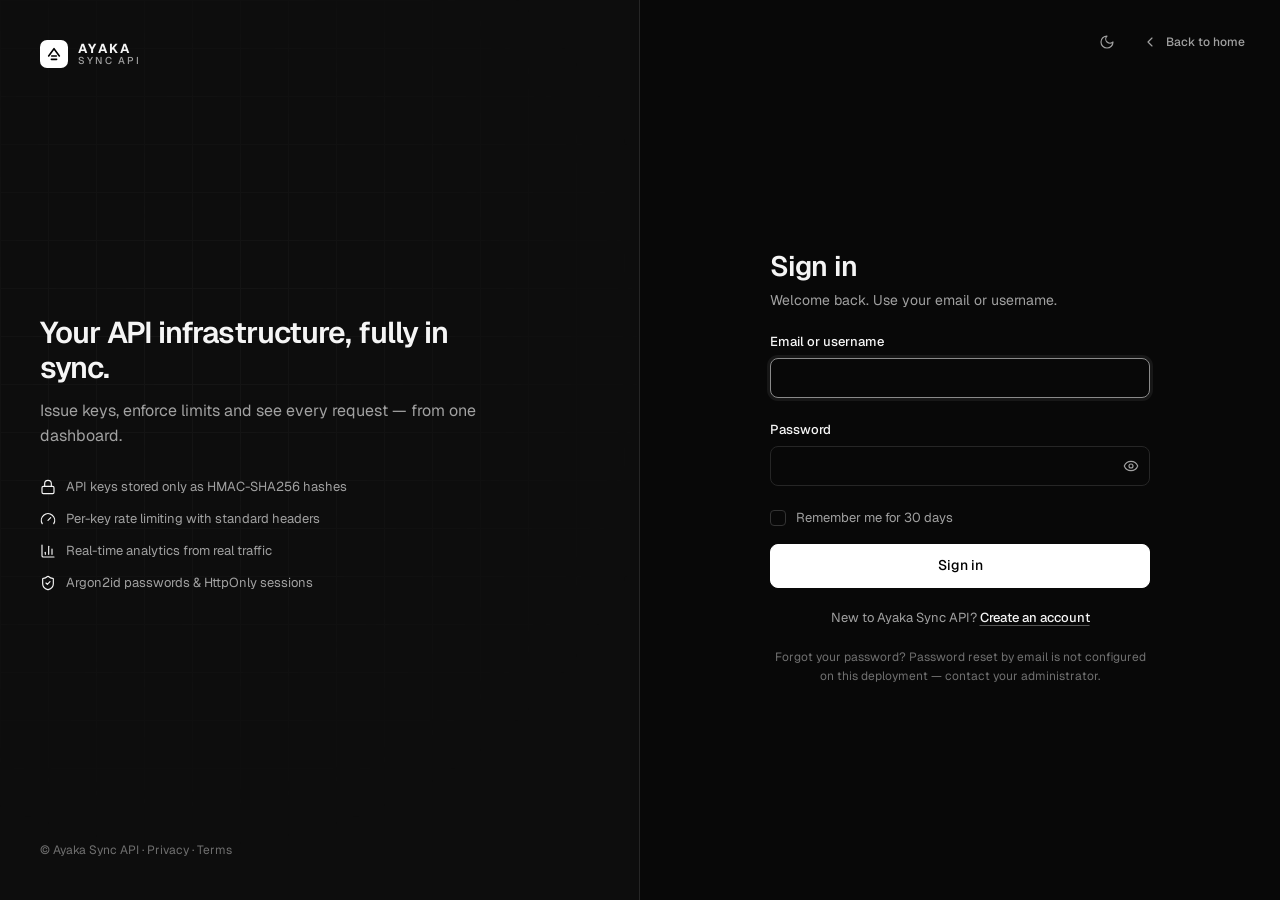
<file: public/settings.html>
<!doctype html>
<html lang="en">
<head>
  <meta charset="utf-8">
  <meta name="viewport" content="width=device-width, initial-scale=1, viewport-fit=cover">
  <title>Settings · Ayaka Sync API</title>
  <meta name="description" content="Settings — Ayaka Sync API dashboard">
  <meta name="theme-color" content="#080808">
  <meta name="color-scheme" content="dark light">
  <script src="assets/js/theme.js"></script>
  <script src="assets/js/reveal.js" defer></script>
  <link rel="icon" href="assets/icons/favicon.svg" type="image/svg+xml">
  <link rel="preconnect" href="https://fonts.googleapis.com">
  <link rel="preconnect" href="https://fonts.gstatic.com" crossorigin>
  <link rel="stylesheet" href="https://fonts.googleapis.com/css2?family=Geist:wght@400;500;600;700&family=Geist+Mono:wght@400;500;600&display=swap">
  <link rel="stylesheet" href="assets/css/global.css">
  <link rel="stylesheet" href="assets/css/dashboard.css">
  <link rel="stylesheet" href="assets/css/responsive.css">
  <script src="assets/js/config.js"></script>
</head>
<body>
  <a class="sr-only" href="#page">Skip to content</a>
  <div class="app-loading" aria-hidden="true"><span class="spinner"></span></div>
  <div class="app" id="app">
    <aside class="sidebar" id="sidebar" aria-label="Sidebar"></aside>
    <div class="drawer-scrim" aria-hidden="true"></div>
    <div class="main">
      <header class="topbar" id="topbar"></header>
      <main class="page" id="page" tabindex="-1">
        <div class="page-head">
          <div>
            <h1 class="page-title">Settings</h1>
            <p class="page-sub">Account, security and default behaviour for new API keys. Changes are saved to your account and applied everywhere.</p>
          </div>
        </div>

        <div class="settings-layout">
          <nav class="settings-nav" aria-label="Settings sections">
            <a href="#general" class="is-active"><span data-icon="user"></span>General</a>
            <a href="#appearance"><span data-icon="sun"></span>Appearance</a>
            <a href="#security"><span data-icon="shield"></span>Security</a>
            <a href="#api"><span data-icon="key"></span>API Preferences</a>
            <a href="#notifications"><span data-icon="bell"></span>Notifications</a>
            <a href="#danger"><span data-icon="alert"></span>Danger Zone</a>
          </nav>

          <div style="display:flex;flex-direction:column;gap:var(--s-6);min-width:0">
            <section class="card settings-section" id="general">
              <div class="card-header"><div><h2 class="card-title">General</h2><p class="card-sub">Profile and regional preferences</p></div></div>
              <form id="general-form" novalidate>
                <div class="card-body">
                  <div class="field-row">
                    <div class="field"><label class="label" for="g-username">Username</label><input class="input" id="g-username" name="username" autocomplete="username" maxlength="32"><div class="field-error" data-error-for="username"></div></div>
                    <div class="field"><label class="label" for="g-display">Display name <span class="optional">Optional</span></label><input class="input" id="g-display" name="display_name" maxlength="80"><div class="field-error" data-error-for="display_name"></div></div>
                  </div>
                  <div class="field"><label class="label" for="g-email">Email</label><input class="input" id="g-email" name="email" type="email" autocomplete="email"><div class="field-error" data-error-for="email"></div></div>
                  <div class="field hidden" id="email-pw"><label class="label" for="g-pw">Current password</label><input class="input" id="g-pw" name="current_password" type="password" autocomplete="current-password"><div class="hint">Required to change your email address.</div><div class="field-error" data-error-for="current_password"></div></div>
                  <div class="field-row">
                    <div class="field"><label class="label" for="g-tz">Timezone <button type="button" class="btn btn-ghost btn-sm" id="detect-tz" style="height:22px">Detect</button></label><select class="select" id="g-tz" name="timezone"></select><div class="hint">Used for analytics buckets and all timestamps.</div><div class="field-error" data-error-for="timezone"></div></div>
                    <div class="field"><label class="label" for="g-df">Date format</label><select class="select" id="g-df" name="date_format"><option value="YYYY-MM-DD">YYYY-MM-DD</option><option value="DD/MM/YYYY">DD/MM/YYYY</option><option value="MM/DD/YYYY">MM/DD/YYYY</option><option value="DD MMM YYYY">DD MMM YYYY</option></select><div class="hint" id="date-preview"></div></div>
                  </div>
                </div>
                <div class="card-footer"><a class="muted" style="font-size:var(--text-xs)" href="profile.html">Edit bio on your profile →</a><button class="btn btn-primary" type="submit">Save changes</button></div>
              </form>
            </section>

            <section class="card settings-section" id="appearance">
              <div class="card-header"><div><h2 class="card-title">Appearance</h2><p class="card-sub">Theme and motion. Saved instantly on this browser.</p></div></div>
              <div class="card-body">
                <div class="theme-options" role="group" aria-label="Theme">
                  <button type="button" class="theme-option" data-theme-option="dark" aria-pressed="false"><span class="theme-preview pv-dark" aria-hidden="true"><i class="pv-side"></i><span class="pv-main"><b></b><b></b><b></b></span></span><span class="t"><span data-icon="moon"></span>Dark</span></button>
                  <button type="button" class="theme-option" data-theme-option="light" aria-pressed="false"><span class="theme-preview pv-light" aria-hidden="true"><i class="pv-side"></i><span class="pv-main"><b></b><b></b><b></b></span></span><span class="t"><span data-icon="sun"></span>Light</span></button>
                  <button type="button" class="theme-option" data-theme-option="system" aria-pressed="false"><span class="theme-preview pv-system" aria-hidden="true"><i class="pv-side"></i><span class="pv-main"><b></b><b></b><b></b></span></span><span class="t"><span data-icon="monitor"></span>System</span></button>
                </div>
                <div class="hint">System follows your operating system setting and switches automatically.</div>
                <label class="setting-row" style="margin-top:var(--s-5);padding-top:var(--s-5);border-top:1px solid var(--divider)"><div><div class="t">Scroll animations</div><div class="d">Animate sections and cards as they enter the screen, when scrolling down and up. Turn off to show content instantly. Saved on this browser.</div><div class="d hidden" data-motion-system-note style="color:var(--warning);margin-top:4px">Your system has “reduce motion” enabled, so animations stay off regardless of this switch.</div></div><span class="switch"><input type="checkbox" id="pref-scroll-anim" data-motion-toggle checked aria-label="Scroll animations"><span></span></span></label>
              </div>
            </section>

            <section class="card settings-section" id="security">
              <div class="card-header"><div><h2 class="card-title">Security</h2><p class="card-sub">Password, sessions and sign-in protection</p></div></div>
              <form id="password-form" novalidate>
                <div class="card-body">
                  <h3 style="font-size:var(--text-sm)">Change password</h3>
                  <div class="field"><label class="label" for="p-cur">Current password</label><input class="input" id="p-cur" name="current_password" type="password" autocomplete="current-password"><div class="field-error" data-error-for="current_password"></div></div>
                  <div class="field-row">
                    <div class="field"><label class="label" for="p-new">New password</label><input class="input" id="p-new" name="new_password" type="password" autocomplete="new-password"><div class="strength" id="pw-strength" data-score="0"><i></i><i></i><i></i><i></i></div><div class="hint" id="pw-strength-label">At least 8 characters mixing 2+ of: lowercase, uppercase, digits, symbols.</div><div class="field-error" data-error-for="new_password"></div></div>
                    <div class="field"><label class="label" for="p-confirm">Confirm new password</label><input class="input" id="p-confirm" name="confirm_password" type="password" autocomplete="new-password"><div class="field-error" data-error-for="confirm_password"></div></div>
                  </div>
                  <label class="checkbox"><input type="checkbox" name="logout_other_sessions" checked> Sign out of all other sessions</label>
                </div>
                <div class="card-footer"><span class="hint">Passwords are hashed with Argon2id.</span><button class="btn btn-primary" type="submit">Update password</button></div>
              </form>
              <div class="card-body" style="border-top:1px solid var(--border)">
                <div class="setting-row" style="padding:0;border:0"><div><div class="t">Active sessions</div><div class="d">Devices currently signed in to your account.</div></div>
                  <div style="display:flex;gap:8px;flex-wrap:wrap"><button class="btn btn-sm" id="logout-others">Sign out other sessions</button><button class="btn btn-sm btn-danger" id="logout-all">Sign out everywhere</button></div></div>
                <div id="sessions"></div>
              </div>
              <div class="card-body" style="border-top:1px solid var(--border)">
                <div class="setting-row" style="padding:0;border:0"><div><div class="t">Sign-in protection</div><div class="d">After 10 failed attempts for the same account (or 30 from one network), sign-in is blocked for 15 minutes. Failed attempts are recorded in your activity log and trigger a security notification.</div></div>
                <a class="btn btn-sm" href="activity.html">View activity</a></div>
                <div class="setting-row"><div><div class="t">Session cookies</div><div class="d">Sessions use HttpOnly, SameSite cookies (Secure in production) with CSRF protection. Tokens are never stored in localStorage.</div></div><span class="badge badge-success badge-dot">Enabled</span></div>
              </div>
            </section>

            <section class="card settings-section" id="api">
              <div class="card-header"><div><h2 class="card-title">API Preferences</h2><p class="card-sub">Defaults applied when you create a new API key</p></div></div>
              <form id="api-form" novalidate>
                <div class="card-body">
                  <div class="field-row">
                    <div class="field"><label class="label" for="a-env">Default environment</label><select class="select" id="a-env" name="default_environment"><option value="development">Development (ayk_test_)</option><option value="production">Production (ayk_live_)</option></select></div>
                    <div class="field"><label class="label" for="a-rl">Default rate limit <span class="optional">requests / minute</span></label><input class="input" id="a-rl" name="default_rate_limit" type="number" min="1" max="10000" step="1"><div class="field-error" data-error-for="default_rate_limit"></div></div>
                  </div>
                  <div class="field"><label class="label" for="a-exp">Default expiration</label><select class="select" id="a-exp" name="default_key_expiration_days"><option value="0">Never expires</option><option value="7">7 days</option><option value="30">30 days</option><option value="90">90 days</option><option value="180">180 days</option><option value="365">1 year</option></select><div class="hint">Shorter lifetimes reduce the impact of a leaked key.</div></div>
                </div>
                <div class="card-footer"><span class="hint">Existing keys are not changed.</span><button class="btn btn-primary" type="submit">Save preferences</button></div>
              </form>
            </section>

            <section class="card settings-section" id="notifications">
              <div class="card-header"><div><h2 class="card-title">Notifications</h2><p class="card-sub">In-app alerts shown in the bell menu. Saved instantly.</p></div></div>
              <div class="card-body">
                <label class="setting-row"><div><div class="t">API errors</div><div class="d">Alert when requests return 5xx errors or hit the rate limit in the last 24 hours.</div></div><span class="switch"><input type="checkbox" name="notify_api_errors"><span></span></span></label>
                <label class="setting-row"><div><div class="t">Key expiration</div><div class="d">Alert 7 days before an API key expires, and when it has expired.</div></div><span class="switch"><input type="checkbox" name="notify_key_expiration"><span></span></span></label>
                <label class="setting-row"><div><div class="t">Security alerts</div><div class="d">Alert on failed sign-in attempts and incorrect password confirmations.</div></div><span class="switch"><input type="checkbox" name="notify_security"><span></span></span></label>
                <div class="callout"><span data-icon="info"></span><div>Email delivery is not configured in this deployment, so notifications are shown in-app only.</div></div>
              </div>
            </section>

            <section class="card settings-section danger-card" id="danger">
              <div class="card-header"><div><h2 class="card-title" style="color:var(--error)">Danger Zone</h2><p class="card-sub">Irreversible actions</p></div></div>
              <div class="card-body">
                <div class="setting-row"><div><div class="t">Delete an API key</div><div class="d">Permanently remove a key. Applications using it will fail immediately.</div></div>
                  <div style="display:flex;gap:8px;flex-wrap:wrap;max-width:100%"><select class="select select-sm" id="danger-key" style="width:260px;max-width:100%" aria-label="API key to delete"><option>Loading…</option></select><button class="btn btn-sm btn-danger" id="danger-key-btn" disabled>Delete key</button></div></div>
                <div class="setting-row"><div><div class="t">Delete account</div><div class="d">Deletes your account, all API keys, analytics, activity logs and records. Requires your password.</div></div><button class="btn btn-sm btn-danger-solid" id="delete-account">Delete account</button></div>
              </div>
            </section>
          </div>
        </div>
      </main>
    </div>
  </div>
  <script type="module" src="assets/js/settings.js"></script>
</body>
</html>
</file>
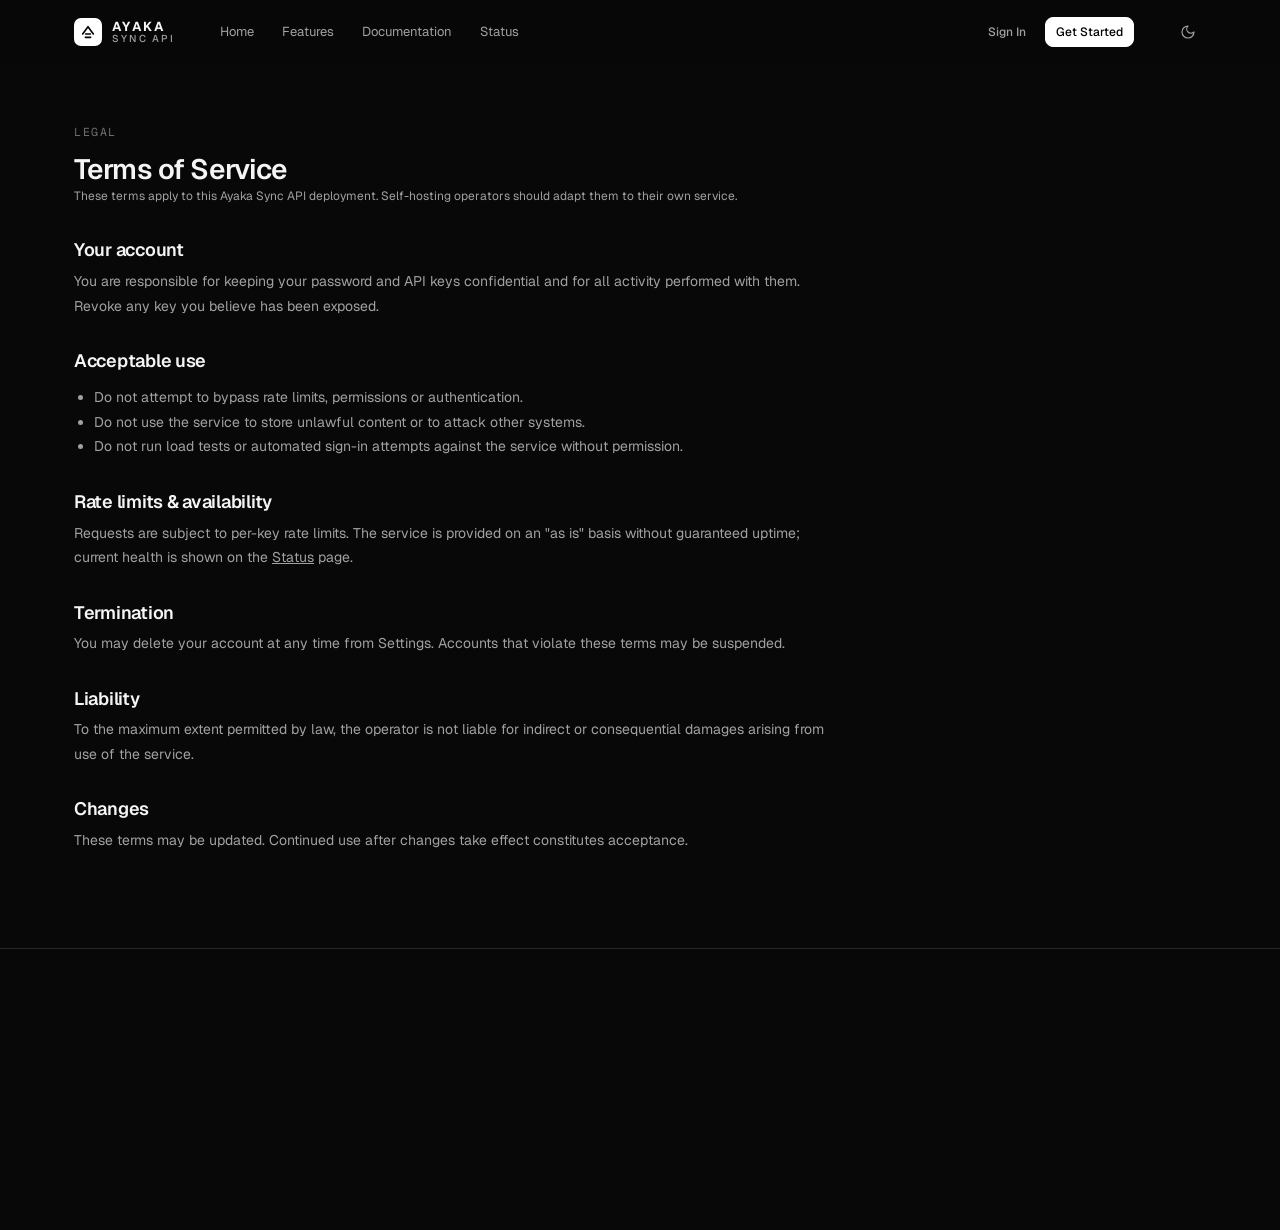
<file: public/terms.html>
<!doctype html>
<html lang="en">
<head>
  <meta charset="utf-8">
  <meta name="viewport" content="width=device-width, initial-scale=1, viewport-fit=cover">
  <title>Terms of Service · Ayaka Sync API</title>
  <meta name="description" content="Terms for using the Ayaka Sync API platform.">
  <meta name="theme-color" content="#080808">
  <meta name="color-scheme" content="dark light">
  <script src="assets/js/theme.js"></script>
  <script src="assets/js/reveal.js" defer></script>
  <link rel="icon" href="assets/icons/favicon.svg" type="image/svg+xml">
  <link rel="preconnect" href="https://fonts.googleapis.com">
  <link rel="preconnect" href="https://fonts.gstatic.com" crossorigin>
  <link rel="stylesheet" href="https://fonts.googleapis.com/css2?family=Geist:wght@400;500;600;700&family=Geist+Mono:wght@400;500;600&display=swap">
  <link rel="stylesheet" href="assets/css/global.css">
  <link rel="stylesheet" href="assets/css/landing.css">
  <link rel="stylesheet" href="assets/css/responsive.css">
  <script src="assets/js/config.js"></script>
</head>
<body>
  <header class="site-nav" id="site-nav">
    <div class="container">
      <a class="logo" href="index.html" aria-label="Ayaka Sync API home"><span class="logo-mark"><svg viewBox="0 0 24 24" fill="none" stroke="currentColor" stroke-width="2.4" stroke-linecap="round" stroke-linejoin="round" aria-hidden="true"><path d="M4 15 12 4l8 11"/><path d="M8 20h8"/><path d="M8.5 15h7"/></svg></span><span class="logo-text"><strong>AYAKA</strong><span>SYNC API</span></span></a>
      <nav class="site-links" aria-label="Primary"><a href="index.html">Home</a><a href="index.html#features">Features</a><a href="docs.html">Documentation</a><a href="status.html">Status</a></nav>
      <div class="site-cta" data-auth-cta>
        <a class="btn btn-ghost btn-sm" href="login.html" data-guest>Sign In</a>
        <a class="btn btn-primary btn-sm" href="register.html" data-guest>Get Started</a>
        <a class="btn btn-primary btn-sm hidden" href="dashboard.html" data-member>Open Dashboard</a>
      </div>
      <button class="btn btn-ghost btn-icon theme-toggle" type="button" data-theme-toggle aria-label="Toggle theme"><span data-icon="moon" class="icon-moon"></span><span data-icon="sun" class="icon-sun"></span></button>
      <button class="btn btn-ghost btn-icon site-menu-btn" id="menu-btn" aria-label="Open menu" aria-expanded="false" aria-controls="mobile-menu"><span data-icon="menu"></span></button>
    </div>
    <nav class="mobile-menu" id="mobile-menu" aria-label="Mobile">
      <a href="index.html">Home</a><a href="index.html#features">Features</a><a href="docs.html">Documentation</a><a href="status.html">Status</a>
      <a class="btn" href="login.html" data-guest>Sign In</a>
      <a class="btn btn-primary" href="register.html" data-guest>Get Started</a>
      <a class="btn btn-primary hidden" href="dashboard.html" data-member>Open Dashboard</a>
    </nav>
  </header>
  <main class="container">
    <article class="legal">
      <span class="section-kicker">Legal</span>
      <h1 style="margin-top:10px">Terms of Service</h1>
      <p class="hint">These terms apply to this Ayaka Sync API deployment. Self-hosting operators should adapt them to their own service.</p>
      <h2>Your account</h2>
      <p>You are responsible for keeping your password and API keys confidential and for all activity performed with them. Revoke any key you believe has been exposed.</p>
      <h2>Acceptable use</h2>
      <ul>
        <li>Do not attempt to bypass rate limits, permissions or authentication.</li>
        <li>Do not use the service to store unlawful content or to attack other systems.</li>
        <li>Do not run load tests or automated sign-in attempts against the service without permission.</li>
      </ul>
      <h2>Rate limits &amp; availability</h2>
      <p>Requests are subject to per-key rate limits. The service is provided on an "as is" basis without guaranteed uptime; current health is shown on the <a href="status.html" style="text-decoration:underline">Status</a> page.</p>
      <h2>Termination</h2>
      <p>You may delete your account at any time from Settings. Accounts that violate these terms may be suspended.</p>
      <h2>Liability</h2>
      <p>To the maximum extent permitted by law, the operator is not liable for indirect or consequential damages arising from use of the service.</p>
      <h2>Changes</h2>
      <p>These terms may be updated. Continued use after changes take effect constitutes acceptance.</p>
    </article>
  </main>
  <footer class="site-footer">
    <div class="container">
      <div class="footer-grid">
        <div><a class="logo" href="index.html" aria-label="Ayaka Sync API home"><span class="logo-mark"><svg viewBox="0 0 24 24" fill="none" stroke="currentColor" stroke-width="2.4" stroke-linecap="round" stroke-linejoin="round" aria-hidden="true"><path d="M4 15 12 4l8 11"/><path d="M8 20h8"/><path d="M8.5 15h7"/></svg></span><span class="logo-text"><strong>AYAKA</strong><span>SYNC API</span></span></a><p class="about">Secure, manage and monitor your API keys from one unified platform.</p></div>
        <div><h4>Product</h4><ul><li><a href="index.html#features">Features</a></li><li><a href="docs.html">Documentation</a></li><li><a href="status.html">API Status</a></li></ul></div>
        <div><h4>Developers</h4><ul><li><a href="docs.html#endpoints">Endpoint reference</a></li><li><a href="api/docs">OpenAPI reference</a></li><li><a href="docs.html#errors">Error codes</a></li></ul></div>
        <div><h4>Company</h4><ul><li><a href="privacy.html">Privacy Policy</a></li><li><a href="terms.html">Terms of Service</a></li><li><a href="docs.html#support">Contact</a></li></ul></div>
      </div>
      <div class="footer-bottom"><span>© <span data-year>2026</span> Ayaka Sync API. All rights reserved.</span><span>Built with FastAPI · PostgreSQL</span></div>
    </div>
  </footer>
  <script type="module" src="assets/js/site.js"></script>
</body>
</html>
</file>
<file: public/assets/css/global.css>
/* ==========================================================================
   Ayaka Sync API — global design system (monochrome)
   ========================================================================== */
:root {
  --bg: #080808;
  --bg-sidebar: #0d0d0d;
  --card: #121212;
  --elevated: #181818;
  --hover: #1d1d1d;
  --border: #262626;
  --border-strong: #333333;
  --text: #f5f5f5;
  --text-2: #a1a1a1;
  --muted: #707070;
  --white: #ffffff;

  --success: #6fae8a;
  --success-bg: rgba(111, 174, 138, 0.1);
  --error: #d27575;
  --error-bg: rgba(210, 117, 117, 0.1);
  --warning: #cfa660;
  --warning-bg: rgba(207, 166, 96, 0.1);

  --font: "Geist", "Inter", ui-sans-serif, system-ui, -apple-system, "Segoe UI", sans-serif;
  --mono: "Geist Mono", ui-monospace, "SFMono-Regular", Menlo, Consolas, monospace;

  --text-xs: 0.75rem;
  --text-sm: 0.8125rem;
  --text-base: 0.875rem;
  --text-md: 1rem;
  --text-lg: 1.125rem;
  --text-xl: 1.375rem;
  --text-2xl: 1.75rem;

  --s-1: 4px; --s-2: 8px; --s-3: 12px; --s-4: 16px; --s-5: 20px; --s-6: 24px; --s-8: 32px; --s-10: 40px; --s-12: 48px; --s-16: 64px;

  --r-sm: 6px;
  --r: 8px;
  --r-lg: 12px;
  --r-xl: 16px;

  --shadow: 0 1px 2px rgba(0, 0, 0, 0.4), 0 8px 24px rgba(0, 0, 0, 0.35);
  --shadow-lg: 0 16px 48px rgba(0, 0, 0, 0.55);
  --glass: rgba(18, 18, 18, 0.72);
  --ease: cubic-bezier(0.2, 0.8, 0.2, 1);
  --t: 160ms var(--ease);
  --sidebar-w: 248px;
  --sidebar-w-collapsed: 68px;
  --topbar-h: 60px;

  /* semantic tokens (dark) */
  --on-accent: #000000;
  --accent-hover: #e6e6e6;
  --row-hover: #151515;
  --feature-hover: #0e0e0e;
  --divider: #1c1c1c;
  --faint: #555555;
  --faint-2: #3a3a3a;
  --placeholder: #5a5a5a;
  --track: #2a2a2a;
  --track-2: #1d1d1d;
  --knob: #8a8a8a;
  --focus-border: #8a8a8a;
  --focus-ring: rgba(255, 255, 255, 0.06);
  --nav-glass: rgba(8, 8, 8, 0.78);
  --scrim: rgba(0, 0, 0, 0.66);
  --skeleton: #171717;
  --shimmer: rgba(255, 255, 255, 0.04);
  --toast-bg: rgba(24, 24, 24, 0.94);
  --tooltip-bg: #f5f5f5;
  --tooltip-text: #0a0a0a;
  --selection-bg: rgba(255, 255, 255, 0.85);
  --success-border: rgba(111, 174, 138, 0.3);
  --error-border: rgba(210, 117, 117, 0.3);
  --error-border-soft: rgba(210, 117, 117, 0.2);
  --error-border-strong: rgba(210, 117, 117, 0.65);
  --warning-border: rgba(207, 166, 96, 0.3);
  --success-text: #a3d1b6;
  --error-text: #e6a3a3;
  --warning-text: #e3c58e;
  --on-error: #140808;
  --error-hover: #dc8a8a;
  --strength-3: #c9c9c9;
  --hero-grid: #161616;
  --code-bg: #0b0b0b;
  --code-head: #0f0f0f;
  --code-text: #d6d6d6;
  --code-comment: #6a6a6a;
  --code-string: #e8e8e8;
  --code-key: #ffffff;
  --code-meta: #9a9a9a;

  /* chart colours (read by charts.js) */
  --chart-primary: #f5f5f5;
  --chart-secondary: #d4d4d4;
  --chart-grey: #707070;
  --chart-grid: #1c1c1c;
  --chart-tick: #8a8a8a;
  --chart-title: #5a5a5a;
  --chart-fill: #ffffff;
  color-scheme: dark;
}

/* ---------------------------------------------------------- light theme */
:root[data-theme="light"] {
  --bg: #fafafa;
  --bg-sidebar: #f4f4f4;
  --card: #ffffff;
  --elevated: #f2f2f2;
  --hover: #ebebeb;
  --border: #e4e4e4;
  --border-strong: #d2d2d2;
  --text: #0a0a0a;
  --text-2: #525252;
  --muted: #6e6e6e;
  --white: #0a0a0a;

  --success: #2f7a52;
  --success-bg: rgba(47, 122, 82, 0.08);
  --error: #b5403f;
  --error-bg: rgba(181, 64, 63, 0.07);
  --warning: #93640c;
  --warning-bg: rgba(147, 100, 12, 0.08);

  --shadow: 0 1px 2px rgba(0, 0, 0, 0.06), 0 8px 24px rgba(0, 0, 0, 0.07);
  --shadow-lg: 0 16px 48px rgba(0, 0, 0, 0.12);
  --glass: rgba(255, 255, 255, 0.78);

  --on-accent: #ffffff;
  --accent-hover: #2b2b2b;
  --row-hover: #f3f3f3;
  --feature-hover: #f6f6f6;
  --divider: #ededed;
  --faint: #8f8f8f;
  --faint-2: #bdbdbd;
  --placeholder: #a3a3a3;
  --track: #dcdcdc;
  --track-2: #ececec;
  --knob: #ffffff;
  --focus-border: #8f8f8f;
  --focus-ring: rgba(0, 0, 0, 0.06);
  --nav-glass: rgba(250, 250, 250, 0.82);
  --scrim: rgba(10, 10, 10, 0.32);
  --skeleton: #ededed;
  --shimmer: rgba(255, 255, 255, 0.7);
  --toast-bg: rgba(255, 255, 255, 0.96);
  --tooltip-bg: #171717;
  --tooltip-text: #fafafa;
  --selection-bg: rgba(10, 10, 10, 0.85);
  --success-border: rgba(47, 122, 82, 0.28);
  --error-border: rgba(181, 64, 63, 0.28);
  --error-border-soft: rgba(181, 64, 63, 0.18);
  --error-border-strong: rgba(181, 64, 63, 0.6);
  --warning-border: rgba(147, 100, 12, 0.28);
  --success-text: #23603f;
  --error-text: #9a3433;
  --warning-text: #7a520a;
  --on-error: #ffffff;
  --error-hover: #9a3433;
  --strength-3: #6e6e6e;
  --hero-grid: #ececec;
  --code-bg: #f6f6f6;
  --code-head: #efefef;
  --code-text: #262626;
  --code-comment: #8a8a8a;
  --code-string: #0a0a0a;
  --code-key: #000000;
  --code-meta: #5e5e5e;

  --chart-primary: #171717;
  --chart-secondary: #c4c4c4;
  --chart-grey: #8f8f8f;
  --chart-grid: #ececec;
  --chart-tick: #6e6e6e;
  --chart-title: #8f8f8f;
  --chart-fill: #171717;
  color-scheme: light;
}
:root[data-theme="light"] .switch input:not(:checked) + span::after { box-shadow: 0 1px 2px rgba(0, 0, 0, 0.18); }
:root.theme-switching *, :root.theme-switching *::before, :root.theme-switching *::after {
  transition: background-color 200ms var(--ease), border-color 200ms var(--ease), color 200ms var(--ease), fill 200ms var(--ease) !important;
}

/* ---------------------------------------------------------- theme toggle */
.theme-toggle .icon-sun { display: none; }
:root[data-theme="light"] .theme-toggle .icon-sun { display: block; }
:root[data-theme="light"] .theme-toggle .icon-moon { display: none; }
.theme-options { display: grid; grid-template-columns: repeat(3, minmax(0, 1fr)); gap: var(--s-3); }
.theme-option { display: flex; flex-direction: column; gap: 10px; padding: 10px; border: 1px solid var(--border); border-radius: var(--r-lg); background: var(--card); text-align: left; transition: border-color var(--t), background var(--t); }
.theme-option:hover { border-color: var(--border-strong); }
.theme-option.is-active { border-color: var(--white); box-shadow: inset 0 0 0 1px var(--white); }
.theme-option .t { display: flex; align-items: center; gap: 8px; font-size: var(--text-sm); font-weight: 500; }
.theme-preview { height: 72px; border-radius: 8px; border: 1px solid var(--border); overflow: hidden; display: grid; grid-template-columns: 28% 1fr; }
.theme-preview i, .theme-preview b { display: block; }
.theme-preview .pv-side { border-right: 1px solid; }
.theme-preview .pv-main { padding: 8px; display: flex; flex-direction: column; gap: 5px; }
.theme-preview .pv-main b { height: 6px; border-radius: 3px; }
.pv-dark { background: #080808; } .pv-dark .pv-side { background: #0d0d0d; border-color: #262626; } .pv-dark b { background: #262626; } .pv-dark b:first-child { background: #f5f5f5; width: 45%; }
.pv-light { background: #fafafa; } .pv-light .pv-side { background: #f1f1f1; border-color: #e4e4e4; } .pv-light b { background: #e4e4e4; } .pv-light b:first-child { background: #0a0a0a; width: 45%; }
.pv-system { background: linear-gradient(90deg, #080808 50%, #fafafa 50%); }
.pv-system .pv-side { background: #0d0d0d; border-color: #262626; } .pv-system b { background: #8a8a8a; } .pv-system b:first-child { width: 45%; }

*, *::before, *::after { box-sizing: border-box; }
html { -webkit-text-size-adjust: 100%; scroll-behavior: smooth; }
@media (prefers-reduced-motion: reduce) {
  html { scroll-behavior: auto; }
  *, *::before, *::after { animation-duration: 0.01ms !important; transition-duration: 0.01ms !important; }
}
body {
  margin: 0;
  background: var(--bg);
  color: var(--text);
  font-family: var(--font);
  font-size: var(--text-base);
  line-height: 1.55;
  -webkit-font-smoothing: antialiased;
  -moz-osx-font-smoothing: grayscale;
  text-rendering: optimizeLegibility;
  overflow-x: hidden;
}
img, svg { display: block; max-width: 100%; }
a { color: inherit; text-decoration: none; }
button, input, select, textarea { font: inherit; color: inherit; }
button { cursor: pointer; background: none; border: 0; padding: 0; }
:focus-visible { outline: 2px solid var(--white); outline-offset: 2px; border-radius: var(--r-sm); }
::selection { background: var(--selection-bg); color: var(--on-accent); }
h1, h2, h3, h4 { margin: 0; font-weight: 600; letter-spacing: -0.015em; line-height: 1.2; }
p { margin: 0; }
code, pre, kbd, .mono { font-family: var(--mono); font-size: 0.92em; }
.sr-only { position: absolute; width: 1px; height: 1px; padding: 0; margin: -1px; overflow: hidden; clip: rect(0 0 0 0); white-space: nowrap; border: 0; }
.muted { color: var(--muted); }
.text-2 { color: var(--text-2); }
.text-success { color: var(--success); }
.text-danger { color: var(--error); }
.text-warning { color: var(--warning); }
.hidden { display: none !important; }
.nowrap { white-space: nowrap; }
.tabular { font-variant-numeric: tabular-nums; }

::-webkit-scrollbar { width: 10px; height: 10px; }
::-webkit-scrollbar-thumb { background: var(--track); border-radius: 10px; border: 2px solid var(--bg); }
::-webkit-scrollbar-track { background: transparent; }

.icon { width: 16px; height: 16px; flex: none; stroke: currentColor; fill: none; stroke-width: 1.75; stroke-linecap: round; stroke-linejoin: round; }
.icon-lg { width: 20px; height: 20px; }

/* ----------------------------------------------------------------- logo */
.logo { display: inline-flex; align-items: center; gap: 10px; }
.logo-mark { width: 28px; height: 28px; border-radius: 7px; background: var(--white); color: var(--on-accent); display: grid; place-items: center; flex: none; }
.logo-mark svg { width: 16px; height: 16px; }
.logo-text { display: flex; flex-direction: column; line-height: 1.05; }
.logo-text strong { font-size: 13px; letter-spacing: 0.18em; font-weight: 700; }
.logo-text span { font-size: 10px; letter-spacing: 0.22em; color: var(--text-2); font-weight: 500; }

/* -------------------------------------------------------------- buttons */
.btn {
  display: inline-flex; align-items: center; justify-content: center; gap: 8px;
  height: 36px; padding: 0 14px; border-radius: var(--r);
  font-size: var(--text-sm); font-weight: 500; white-space: nowrap;
  border: 1px solid var(--border); background: var(--elevated); color: var(--text);
  transition: background var(--t), border-color var(--t), color var(--t), transform var(--t), opacity var(--t);
  user-select: none;
}
.btn:hover { background: var(--hover); border-color: var(--border-strong); }
.btn:active { transform: translateY(1px); }
.btn[disabled], .btn.is-loading { opacity: 0.55; pointer-events: none; }
.btn-primary { background: var(--white); color: var(--on-accent); border-color: var(--white); }
.btn-primary:hover { background: var(--accent-hover); border-color: var(--accent-hover); }
.btn-ghost { background: transparent; border-color: transparent; color: var(--text-2); }
.btn-ghost:hover { background: var(--elevated); color: var(--text); border-color: transparent; }
.btn-danger { background: transparent; color: var(--error); border-color: var(--error-border); }
.btn-danger:hover { background: var(--error-bg); border-color: var(--error-border-strong); }
.btn-danger-solid { background: var(--error); border-color: var(--error); color: var(--on-error); }
.btn-danger-solid:hover { background: var(--error-hover); border-color: var(--error-hover); }
.btn-sm { height: 30px; padding: 0 10px; font-size: var(--text-xs); }
.btn-lg { height: 44px; padding: 0 20px; font-size: var(--text-base); }
.btn-icon { width: 36px; padding: 0; }
.btn-sm.btn-icon { width: 30px; }
.btn-block { width: 100%; }
.btn .spinner { width: 14px; height: 14px; }
.spinner { width: 16px; height: 16px; border-radius: 50%; border: 2px solid currentColor; border-right-color: transparent; animation: spin 0.7s linear infinite; }
@keyframes spin { to { transform: rotate(360deg); } }

/* --------------------------------------------------------------- inputs */
.field { display: flex; flex-direction: column; gap: 6px; min-width: 0; }
.field-row { display: grid; grid-template-columns: repeat(2, minmax(0, 1fr)); gap: var(--s-4); }
.label { font-size: var(--text-sm); font-weight: 500; color: var(--text); display: flex; align-items: center; justify-content: space-between; gap: 8px; }
.label .optional { color: var(--muted); font-weight: 400; font-size: var(--text-xs); }
.hint { font-size: var(--text-xs); color: var(--muted); }
.field-error { font-size: var(--text-xs); color: var(--error); min-height: 0; }
.input, .select, .textarea {
  width: 100%; height: 40px; padding: 0 12px; border-radius: var(--r);
  background: var(--bg); border: 1px solid var(--border); color: var(--text);
  font-size: var(--text-base); transition: border-color var(--t), background var(--t), box-shadow var(--t);
}
.textarea { height: auto; min-height: 84px; padding: 10px 12px; resize: vertical; line-height: 1.5; }
.input::placeholder, .textarea::placeholder { color: var(--placeholder); }
.input:hover, .select:hover, .textarea:hover { border-color: var(--border-strong); }
.input:focus, .select:focus, .textarea:focus { outline: none; border-color: var(--focus-border); box-shadow: 0 0 0 3px var(--focus-ring); }
.input.is-invalid, .select.is-invalid { border-color: var(--error-border-strong); }
.input[readonly] { color: var(--text-2); }
.select {
  appearance: none; padding-right: 34px; cursor: pointer;
  background-image: url("data:image/svg+xml,%3Csvg xmlns='http://www.w3.org/2000/svg' width='16' height='16' viewBox='0 0 24 24' fill='none' stroke='%23a1a1a1' stroke-width='2' stroke-linecap='round' stroke-linejoin='round'%3E%3Cpath d='m6 9 6 6 6-6'/%3E%3C/svg%3E");
  background-repeat: no-repeat; background-position: right 10px center;
}
.select-sm, .input-sm { height: 34px; font-size: var(--text-sm); }
.input-group { position: relative; display: flex; align-items: center; }
.input-group .input { padding-right: 42px; }
.input-group .input-addon { position: absolute; right: 4px; }
.input-icon { position: relative; }
.input-icon .icon { position: absolute; left: 11px; top: 50%; transform: translateY(-50%); color: var(--muted); pointer-events: none; }
.input-icon .input { padding-left: 34px; }
input[type="date"].input, input[type="datetime-local"].input { color-scheme: dark; }

.checkbox { display: inline-flex; align-items: center; gap: 10px; cursor: pointer; font-size: var(--text-sm); color: var(--text-2); user-select: none; }
.checkbox input { appearance: none; width: 16px; height: 16px; border-radius: 4px; border: 1px solid var(--border-strong); background: var(--bg); display: grid; place-items: center; margin: 0; cursor: pointer; transition: background var(--t), border-color var(--t); flex: none; }
.checkbox input:checked { background: var(--white); border-color: var(--white); }
.checkbox input:checked::after { content: ""; width: 9px; height: 5px; border-left: 2px solid var(--on-accent); border-bottom: 2px solid var(--on-accent); transform: rotate(-45deg) translate(1px, -1px); }
.checkbox input:focus-visible { outline: 2px solid var(--white); outline-offset: 2px; }

.switch { position: relative; display: inline-flex; width: 36px; height: 20px; flex: none; }
.switch input { opacity: 0; width: 0; height: 0; position: absolute; }
.switch span { position: absolute; inset: 0; background: var(--track); border-radius: 20px; transition: background var(--t); cursor: pointer; }
.switch span::after { content: ""; position: absolute; left: 3px; top: 3px; width: 14px; height: 14px; border-radius: 50%; background: var(--knob); transition: transform var(--t), background var(--t); }
.switch input:checked + span { background: var(--white); }
.switch input:checked + span::after { transform: translateX(16px); background: var(--on-accent); }
.switch input:focus-visible + span { outline: 2px solid var(--white); outline-offset: 2px; }

.chip-group { display: flex; flex-wrap: wrap; gap: 8px; }
.chip-check { position: relative; }
.chip-check input { position: absolute; opacity: 0; pointer-events: none; }
.chip-check span { display: inline-flex; align-items: center; gap: 6px; height: 32px; padding: 0 12px; border-radius: 999px; border: 1px solid var(--border); color: var(--text-2); font-size: var(--text-sm); cursor: pointer; transition: all var(--t); user-select: none; }
.chip-check span:hover { border-color: var(--border-strong); color: var(--text); }
.chip-check input:checked + span { background: var(--white); color: var(--on-accent); border-color: var(--white); }
.chip-check input:focus-visible + span { outline: 2px solid var(--white); outline-offset: 2px; }

.segmented { display: inline-flex; padding: 3px; background: var(--bg); border: 1px solid var(--border); border-radius: var(--r); gap: 2px; }
.segmented button { height: 28px; padding: 0 12px; border-radius: 6px; font-size: var(--text-sm); color: var(--text-2); transition: background var(--t), color var(--t); white-space: nowrap; }
.segmented button:hover { color: var(--text); }
.segmented button.is-active { background: var(--elevated); color: var(--text); box-shadow: inset 0 0 0 1px var(--border-strong); }

/* ---------------------------------------------------------------- cards */
.card { background: var(--card); border: 1px solid var(--border); border-radius: var(--r-lg); }
.card-header { display: flex; align-items: center; justify-content: space-between; gap: var(--s-4); padding: var(--s-4) var(--s-5); border-bottom: 1px solid var(--border); flex-wrap: wrap; }
.card-title { font-size: var(--text-base); font-weight: 600; }
.card-sub { font-size: var(--text-xs); color: var(--muted); margin-top: 2px; }
.card-body { padding: var(--s-5); }
.card-footer { padding: var(--s-3) var(--s-5); border-top: 1px solid var(--border); display: flex; align-items: center; justify-content: space-between; gap: var(--s-3); flex-wrap: wrap; }

/* --------------------------------------------------------------- badges */
.badge { display: inline-flex; align-items: center; gap: 6px; height: 22px; padding: 0 8px; border-radius: 999px; font-size: 11.5px; font-weight: 500; border: 1px solid var(--border); color: var(--text-2); background: transparent; white-space: nowrap; }
.badge-dot::before { content: ""; width: 6px; height: 6px; border-radius: 50%; background: currentColor; }
.badge-success { color: var(--success); border-color: var(--success-border); background: var(--success-bg); }
.badge-error { color: var(--error); border-color: var(--error-border); background: var(--error-bg); }
.badge-warning { color: var(--warning); border-color: var(--warning-border); background: var(--warning-bg); }
.badge-solid { background: var(--white); color: var(--on-accent); border-color: var(--white); }
.badge-mono { font-family: var(--mono); font-size: 11px; }
.method { font-family: var(--mono); font-size: 11px; font-weight: 600; letter-spacing: 0.02em; color: var(--text); }

/* ---------------------------------------------------------------- table */
.table-wrap { width: 100%; overflow-x: auto; -webkit-overflow-scrolling: touch; }
.table { width: 100%; border-collapse: collapse; font-size: var(--text-sm); }
.table th { text-align: left; font-weight: 500; color: var(--muted); font-size: var(--text-xs); text-transform: uppercase; letter-spacing: 0.06em; padding: 10px var(--s-5); border-bottom: 1px solid var(--border); white-space: nowrap; background: var(--card); }
.table td { padding: 12px var(--s-5); border-bottom: 1px solid var(--divider); vertical-align: middle; white-space: nowrap; }
.table tbody tr { transition: background var(--t); }
.table tbody tr:hover { background: var(--row-hover); }
.table tbody tr:last-child td { border-bottom: 0; }
.table .cell-main { color: var(--text); font-weight: 500; }
.table .cell-sub { color: var(--muted); font-size: var(--text-xs); }
.table .actions { text-align: right; }
.table tr.is-clickable { cursor: pointer; }

/* --------------------------------------------------------- pagination */
.pagination { display: flex; align-items: center; gap: var(--s-2); }
.pagination-info { font-size: var(--text-xs); color: var(--muted); }

/* ------------------------------------------------------------ toolbar */
.toolbar { display: flex; align-items: center; gap: var(--s-2); flex-wrap: wrap; }
.toolbar .input-icon { flex: 1 1 220px; min-width: 180px; max-width: 320px; }
.toolbar .select { width: auto; min-width: 140px; }

/* ------------------------------------------------------- empty / error */
.empty { padding: var(--s-12) var(--s-6); text-align: center; display: flex; flex-direction: column; align-items: center; gap: var(--s-2); }
.empty-icon { width: 44px; height: 44px; border-radius: 12px; border: 1px solid var(--border); display: grid; place-items: center; color: var(--text-2); margin-bottom: var(--s-2); background: var(--elevated); }
.empty h3 { font-size: var(--text-base); }
.empty p { color: var(--muted); font-size: var(--text-sm); max-width: 380px; }
.empty .btn { margin-top: var(--s-3); }
.empty.is-error .empty-icon { color: var(--error); border-color: var(--error-border); }

/* -------------------------------------------------------- skeleton */
.skeleton { position: relative; overflow: hidden; background: var(--skeleton); border-radius: 6px; }
.skeleton::after { content: ""; position: absolute; inset: 0; transform: translateX(-100%); background: linear-gradient(90deg, transparent, var(--shimmer), transparent); animation: shimmer 1.4s infinite; }
@keyframes shimmer { to { transform: translateX(100%); } }
.sk-line { height: 12px; }
.sk-num { height: 28px; width: 60%; }

/* ------------------------------------------------------------ modal */
.modal-root { position: fixed; inset: 0; z-index: 100; display: grid; place-items: center; padding: var(--s-4); }
.modal-backdrop { position: absolute; inset: 0; background: var(--scrim); backdrop-filter: blur(4px); -webkit-backdrop-filter: blur(4px); animation: fade 180ms var(--ease); }
.modal { position: relative; width: 100%; max-width: 520px; max-height: calc(100dvh - 32px); display: flex; flex-direction: column; background: var(--card); border: 1px solid var(--border-strong); border-radius: var(--r-xl); box-shadow: var(--shadow-lg); animation: pop 200ms var(--ease); }
.modal-lg { max-width: 680px; }
.modal-sm { max-width: 420px; }
.modal-header { display: flex; align-items: flex-start; justify-content: space-between; gap: var(--s-4); padding: var(--s-5) var(--s-6) var(--s-4); }
.modal-title { font-size: var(--text-lg); }
.modal-desc { color: var(--text-2); font-size: var(--text-sm); margin-top: 4px; }
.modal-body { padding: 0 var(--s-6) var(--s-5); overflow-y: auto; display: flex; flex-direction: column; gap: var(--s-4); }
.modal-footer { display: flex; justify-content: flex-end; gap: var(--s-2); padding: var(--s-4) var(--s-6); border-top: 1px solid var(--border); flex-wrap: wrap; }
@keyframes fade { from { opacity: 0; } }
@keyframes pop { from { opacity: 0; transform: translateY(8px) scale(0.985); } }
body.modal-open { overflow: hidden; }

/* -------------------------------------------------------- dropdown */
.dropdown { position: relative; }
.dropdown-menu { position: absolute; right: 0; top: calc(100% + 6px); min-width: 220px; z-index: 60; padding: 6px; background: var(--elevated); border: 1px solid var(--border-strong); border-radius: var(--r-lg); box-shadow: var(--shadow); opacity: 0; transform: translateY(-4px); pointer-events: none; transition: opacity var(--t), transform var(--t); }
.dropdown.is-open .dropdown-menu { opacity: 1; transform: none; pointer-events: auto; }
.dropdown-item { display: flex; align-items: center; gap: 10px; width: 100%; padding: 8px 10px; border-radius: 6px; font-size: var(--text-sm); color: var(--text-2); text-align: left; transition: background var(--t), color var(--t); }
.dropdown-item:hover { background: var(--hover); color: var(--text); }
.dropdown-item.is-danger { color: var(--error); }
.dropdown-sep { height: 1px; background: var(--border); margin: 6px 0; }
.dropdown-head { padding: 8px 10px 10px; }

/* ----------------------------------------------------------- toast */
.toast-stack { position: fixed; right: var(--s-5); bottom: var(--s-5); z-index: 200; display: flex; flex-direction: column; gap: var(--s-2); width: min(380px, calc(100vw - 32px)); pointer-events: none; }
.toast { pointer-events: auto; display: flex; gap: 12px; align-items: flex-start; padding: 12px 14px; border-radius: var(--r-lg); background: var(--toast-bg); backdrop-filter: blur(10px); -webkit-backdrop-filter: blur(10px); border: 1px solid var(--border-strong); box-shadow: var(--shadow); animation: toast-in 220ms var(--ease); font-size: var(--text-sm); }
.toast.is-leaving { animation: toast-out 180ms var(--ease) forwards; }
.toast-icon { margin-top: 2px; }
.toast-success .toast-icon { color: var(--success); }
.toast-error .toast-icon { color: var(--error); }
.toast-warning .toast-icon { color: var(--warning); }
.toast-body { flex: 1; min-width: 0; }
.toast-title { font-weight: 500; }
.toast-msg { color: var(--text-2); font-size: var(--text-xs); margin-top: 2px; word-break: break-word; }
.toast-close { color: var(--muted); }
.toast-close:hover { color: var(--text); }
@keyframes toast-in { from { opacity: 0; transform: translateY(8px); } }
@keyframes toast-out { to { opacity: 0; transform: translateX(16px); } }

/* --------------------------------------------------------- tooltip */
[data-tooltip] { position: relative; }
.tooltip-bubble { position: fixed; z-index: 300; max-width: 260px; padding: 6px 9px; border-radius: 6px; background: var(--tooltip-bg); color: var(--tooltip-text); font-size: 11.5px; line-height: 1.4; pointer-events: none; box-shadow: var(--shadow); animation: fade 120ms var(--ease); }

/* ------------------------------------------------------- code block */
.code { position: relative; background: var(--code-bg); border: 1px solid var(--border); border-radius: var(--r-lg); overflow: hidden; }
.code-head { display: flex; align-items: center; justify-content: space-between; padding: 8px 10px 8px 14px; border-bottom: 1px solid var(--border); background: var(--code-head); }
.code-lang { font-family: var(--mono); font-size: 11px; color: var(--muted); letter-spacing: 0.04em; text-transform: uppercase; }
.code pre { margin: 0; padding: 14px 16px; overflow-x: auto; font-size: 12.5px; line-height: 1.7; color: var(--code-text); }
.code .tk-c { color: var(--code-comment); }
.code .tk-s { color: var(--code-string); }
.code .tk-k { color: var(--code-key); font-weight: 600; }
.code .tk-m { color: var(--code-meta); }

.secret-box { display: flex; align-items: center; gap: 8px; padding: 10px 10px 10px 14px; background: var(--bg); border: 1px solid var(--border-strong); border-radius: var(--r); }
.secret-box code { flex: 1; min-width: 0; overflow-wrap: anywhere; font-size: 12.5px; color: var(--white); }

.callout { display: flex; gap: 10px; padding: 12px 14px; border-radius: var(--r); border: 1px solid var(--border); background: var(--elevated); font-size: var(--text-sm); color: var(--text-2); }
.callout .icon { margin-top: 2px; }
.callout-warning { border-color: var(--warning-border); background: var(--warning-bg); color: var(--warning-text); }
.callout-error { border-color: var(--error-border); background: var(--error-bg); color: var(--error-text); }
.callout-success { border-color: var(--success-border); background: var(--success-bg); color: var(--success-text); }

.divider { height: 1px; background: var(--border); border: 0; margin: 0; }
.kbd { display: inline-flex; align-items: center; height: 20px; padding: 0 6px; border: 1px solid var(--border-strong); border-radius: 4px; font-size: 11px; color: var(--muted); font-family: var(--mono); }

.fade-in { animation: rise 320ms var(--ease) both; }
@keyframes rise { from { opacity: 0; transform: translateY(6px); } }

.dl { display: grid; grid-template-columns: 140px minmax(0, 1fr); gap: 10px 16px; font-size: var(--text-sm); }
.dl dt { color: var(--muted); }
.dl dd { margin: 0; color: var(--text); overflow-wrap: anywhere; }

.config-banner { position: sticky; top: 0; z-index: 90; display: flex; gap: 10px; align-items: center; justify-content: center; padding: 8px 16px; background: var(--warning-bg); border-bottom: 1px solid var(--warning-border); color: var(--warning-text); font-size: var(--text-sm); text-align: center; }

/* --------------------------------------------------------- scroll reveal
   States are set by assets/js/reveal.js. Animations (not transitions) are
   used so components keep their own hover transitions/transforms. */
[data-reveal="below"], [data-reveal="above"] { opacity: 0; }
[data-reveal="in-up"] { animation: reveal-up 720ms cubic-bezier(0.2, 0.7, 0.2, 1) var(--reveal-delay, 0ms) both; }
[data-reveal="in-down"] { animation: reveal-down 720ms cubic-bezier(0.2, 0.7, 0.2, 1) var(--reveal-delay, 0ms) both; }
@keyframes reveal-up { from { opacity: 0; translate: 0 32px; scale: 0.985; } to { opacity: 1; translate: 0 0; scale: 1; } }
@keyframes reveal-down { from { opacity: 0; translate: 0 -32px; scale: 0.985; } to { opacity: 1; translate: 0 0; scale: 1; } }

/* Hero entrance on first load (pure CSS, so it never flashes before JS runs). */
.hero .container > div:first-child > *:is(:not([data-reveal]), [data-reveal="shown"]),
.hero .terminal:is(:not([data-reveal]), [data-reveal="shown"]) { animation: reveal-up 800ms cubic-bezier(0.2, 0.7, 0.2, 1) both; }
.hero .container > div:first-child > :nth-child(2) { animation-delay: 70ms; }
.hero .container > div:first-child > :nth-child(3) { animation-delay: 140ms; }
.hero .container > div:first-child > :nth-child(4) { animation-delay: 210ms; }
.hero .container > div:first-child > :nth-child(5) { animation-delay: 280ms; }
.hero .terminal { animation-delay: 200ms; }
@media (prefers-reduced-motion: reduce) {
  [data-reveal] { opacity: 1 !important; animation: none !important; }
}
/* "Scroll animations" switched off in Settings → Appearance. */
.no-scroll-anim [data-reveal], .no-scroll-anim .hero .container > div:first-child > *, .no-scroll-anim .hero .terminal { opacity: 1 !important; animation: none !important; }
</file>
<file: public/assets/css/landing.css>
/* ==========================================================================
   Public pages: landing, docs, status, legal
   ========================================================================== */
.container { width: 100%; max-width: 1180px; margin: 0 auto; padding: 0 var(--s-6); }

.site-nav { position: sticky; top: 0; z-index: 50; background: var(--nav-glass); backdrop-filter: blur(14px); -webkit-backdrop-filter: blur(14px); border-bottom: 1px solid transparent; transition: border-color var(--t); }
.site-nav.is-scrolled { border-color: var(--border); }
.site-nav .container { height: 64px; display: flex; align-items: center; gap: var(--s-8); }
.site-links { display: flex; gap: 4px; }
.site-links a { padding: 6px 12px; border-radius: 6px; color: var(--text-2); font-size: var(--text-sm); transition: color var(--t), background var(--t); }
.site-links a:hover, .site-links a.is-active { color: var(--text); background: var(--row-hover); }
.site-cta { margin-left: auto; display: flex; gap: 8px; align-items: center; }
.site-menu-btn { display: none; margin-left: auto; }
.site-nav .theme-toggle { margin-left: 4px; }
.mobile-menu { display: none; }

.hero { position: relative; padding: 104px 0 88px; overflow: hidden; }
.hero::before { content: ""; position: absolute; inset: -1px 0 0; background-image: linear-gradient(var(--hero-grid) 1px, transparent 1px), linear-gradient(90deg, var(--hero-grid) 1px, transparent 1px); background-size: 56px 56px; mask-image: radial-gradient(ellipse 70% 60% at 50% 0%, #000 30%, transparent 75%); -webkit-mask-image: radial-gradient(ellipse 70% 60% at 50% 0%, #000 30%, transparent 75%); pointer-events: none; }
.hero .container { position: relative; display: grid; grid-template-columns: minmax(0, 1.05fr) minmax(0, 1fr); gap: var(--s-12); align-items: center; }
.eyebrow { display: inline-flex; align-items: center; gap: 8px; height: 28px; padding: 0 12px 0 6px; border-radius: 999px; border: 1px solid var(--border); background: var(--card); color: var(--text-2); font-size: var(--text-xs); }
.eyebrow b { height: 18px; padding: 0 7px; border-radius: 999px; background: var(--white); color: var(--on-accent); font-size: 10.5px; display: inline-grid; place-items: center; font-weight: 600; letter-spacing: 0.04em; }
.hero h1 { font-size: clamp(2.4rem, 5.2vw, 3.9rem); line-height: 1.02; letter-spacing: -0.045em; font-weight: 600; margin-top: 22px; }
.hero h1 span { color: var(--muted); }
.hero-sub { color: var(--text-2); font-size: var(--text-lg); line-height: 1.6; max-width: 520px; margin-top: 22px; }
.hero-actions { display: flex; gap: 10px; margin-top: 32px; flex-wrap: wrap; }
.hero-meta { display: flex; gap: 22px; margin-top: 36px; color: var(--muted); font-size: var(--text-sm); flex-wrap: wrap; }
.hero-meta span { display: inline-flex; align-items: center; gap: 8px; }

.terminal { background: var(--code-bg); border: 1px solid var(--border-strong); border-radius: var(--r-xl); box-shadow: var(--shadow-lg); overflow: hidden; }
.terminal-head { display: flex; align-items: center; gap: 8px; padding: 12px 14px; border-bottom: 1px solid var(--border); background: var(--code-head); }
.terminal-head i { width: 10px; height: 10px; border-radius: 50%; background: var(--track); }
.terminal-head span { margin-left: 8px; font-family: var(--mono); font-size: 11.5px; color: var(--muted); }
.terminal pre { margin: 0; padding: 18px 20px 22px; font-size: 12.5px; line-height: 1.75; overflow-x: auto; color: var(--code-text); }
.terminal .p { color: var(--muted); user-select: none; }
.terminal .ok { color: var(--success); }
.terminal .dim { color: var(--code-comment); }
.terminal .w { color: var(--code-key); }
.cursor { display: inline-block; width: 7px; height: 14px; background: var(--code-text); vertical-align: -2px; animation: blink 1.1s steps(1) infinite; }
@keyframes blink { 50% { opacity: 0; } }

.section { padding: 96px 0; border-top: 1px solid var(--border); }
.section-head { max-width: 620px; margin-bottom: 48px; }
.section-kicker { font-family: var(--mono); font-size: 11.5px; letter-spacing: 0.14em; text-transform: uppercase; color: var(--muted); }
.section-head h2 { font-size: clamp(1.75rem, 3.2vw, 2.4rem); letter-spacing: -0.035em; margin-top: 12px; }
.section-head p { color: var(--text-2); margin-top: 14px; font-size: var(--text-md); }

.feature-grid { display: grid; grid-template-columns: repeat(4, minmax(0, 1fr)); border: 1px solid var(--border); border-radius: var(--r-xl); overflow: hidden; background: var(--border); gap: 1px; }
.feature { background: var(--bg); padding: 28px 24px; display: flex; flex-direction: column; gap: 12px; transition: background var(--t); }
.feature:hover { background: var(--feature-hover); }
.feature .f-icon { width: 36px; height: 36px; border-radius: 9px; border: 1px solid var(--border); display: grid; place-items: center; background: var(--card); }
.feature h3 { font-size: var(--text-md); font-weight: 600; margin-top: 6px; }
.feature p { color: var(--text-2); font-size: var(--text-sm); }

.steps { display: grid; grid-template-columns: repeat(5, minmax(0, 1fr)); gap: 16px; counter-reset: step; }
.step { position: relative; padding: 22px 20px; border: 1px solid var(--border); border-radius: var(--r-lg); background: var(--card); }
.step::before { counter-increment: step; content: "0" counter(step); font-family: var(--mono); font-size: 12px; color: var(--muted); }
.step h3 { font-size: var(--text-base); margin-top: 18px; }
.step p { color: var(--text-2); font-size: var(--text-sm); margin-top: 6px; }

.cta-band { padding: 72px 0; border-top: 1px solid var(--border); }
.cta-inner { display: flex; align-items: center; justify-content: space-between; gap: 32px; padding: 44px 48px; border: 1px solid var(--border); border-radius: var(--r-xl); background: var(--card); flex-wrap: wrap; }
.cta-inner h2 { font-size: clamp(1.5rem, 2.6vw, 2rem); letter-spacing: -0.03em; }
.cta-inner p { color: var(--text-2); margin-top: 8px; }

.site-footer { border-top: 1px solid var(--border); padding: 48px 0 36px; }
.footer-grid { display: grid; grid-template-columns: 1.4fr repeat(3, minmax(0, 1fr)); gap: 32px; }
.footer-grid h4 { font-size: var(--text-xs); text-transform: uppercase; letter-spacing: 0.12em; color: var(--muted); font-weight: 500; margin-bottom: 14px; }
.footer-grid ul { list-style: none; padding: 0; margin: 0; display: flex; flex-direction: column; gap: 10px; }
.footer-grid a { color: var(--text-2); font-size: var(--text-sm); transition: color var(--t); }
.footer-grid a:hover { color: var(--text); }
.footer-grid .about { color: var(--muted); font-size: var(--text-sm); margin-top: 14px; max-width: 280px; }
.footer-bottom { margin-top: 40px; padding-top: 24px; border-top: 1px solid var(--border); display: flex; justify-content: space-between; gap: 16px; color: var(--muted); font-size: var(--text-xs); flex-wrap: wrap; }

/* ----------------------------------------------------------- docs */
.docs-layout { display: grid; grid-template-columns: 220px minmax(0, 1fr); gap: 48px; padding: 40px 0 96px; align-items: start; }
.docs-nav { position: sticky; top: 88px; display: flex; flex-direction: column; gap: 2px; max-height: calc(100dvh - 110px); overflow-y: auto; }
.docs-nav .group { font-size: 10.5px; text-transform: uppercase; letter-spacing: 0.12em; color: var(--faint); padding: 14px 12px 6px; }
.docs-nav a { padding: 7px 12px; border-radius: 6px; color: var(--text-2); font-size: var(--text-sm); transition: all var(--t); }
.docs-nav a:hover { color: var(--text); background: var(--row-hover); }
.docs-nav a.is-active { color: var(--text); background: var(--elevated); box-shadow: inset 0 0 0 1px var(--border); }
.docs-content { min-width: 0; max-width: 820px; }
.docs-content section { padding-bottom: 48px; margin-bottom: 48px; border-bottom: 1px solid var(--border); scroll-margin-top: 88px; }
.docs-content section:last-child { border-bottom: 0; }
.docs-content h1 { font-size: var(--text-2xl); letter-spacing: -0.03em; }
.docs-content h2 { font-size: var(--text-xl); letter-spacing: -0.02em; margin-bottom: 12px; }
.docs-content h3 { font-size: var(--text-md); margin: 28px 0 10px; }
.docs-content p { color: var(--text-2); margin: 10px 0; line-height: 1.7; }
.docs-content p code, .docs-content li code, .docs-content td code { background: var(--elevated); border: 1px solid var(--border); border-radius: 4px; padding: 1px 5px; font-size: 12px; color: var(--text); }
.docs-content ul { color: var(--text-2); padding-left: 20px; line-height: 1.8; }
.docs-content .code { margin: 14px 0; }
.docs-content .table-wrap { border: 1px solid var(--border); border-radius: var(--r-lg); margin: 14px 0; }
.code-tabs { display: flex; gap: 2px; }
.code-tabs button { padding: 4px 10px; border-radius: 5px; font-size: 11.5px; font-family: var(--mono); color: var(--muted); }
.code-tabs button.is-active { background: var(--elevated); color: var(--text); }
.endpoint-row { display: flex; align-items: center; gap: 10px; }
.endpoint-row code { white-space: nowrap; }
.try-panel { border: 1px solid var(--border); border-radius: var(--r-lg); background: var(--card); padding: 18px; display: flex; flex-direction: column; gap: 12px; margin-top: 16px; }
.try-output { max-height: 320px; overflow: auto; }
.method-get { color: var(--code-text); }

/* ---------------------------------------------------------- status */
.status-hero { padding: 64px 0 32px; }
.status-pill { display: inline-flex; align-items: center; gap: 10px; padding: 10px 16px; border-radius: 999px; border: 1px solid var(--border); background: var(--card); font-weight: 500; }
.status-list { display: flex; flex-direction: column; }
.status-row { display: flex; align-items: center; justify-content: space-between; gap: 16px; padding: 16px 20px; }
.status-row + .status-row { border-top: 1px solid var(--border); }

.legal { max-width: 760px; padding: 56px 0 96px; }
.legal h1 { font-size: var(--text-2xl); letter-spacing: -0.03em; }
.legal h2 { font-size: var(--text-lg); margin: 32px 0 8px; }
.legal p, .legal li { color: var(--text-2); line-height: 1.75; }
.legal ul { padding-left: 20px; }

.status-pill .status-dot { width: 8px; height: 8px; border-radius: 50%; background: var(--muted); flex: none; }
.status-pill .status-dot.is-ok { background: var(--success); box-shadow: 0 0 0 3px var(--success-bg); }
.status-pill .status-dot.is-warn { background: var(--warning); box-shadow: 0 0 0 3px var(--warning-bg); }
.status-pill .status-dot.is-down { background: var(--error); box-shadow: 0 0 0 3px var(--error-bg); }
.status-row .badge { flex: none; }
.docs-content code.nw, .docs-content td code { white-space: nowrap; }
</file>
<file: public/assets/css/responsive.css>
/* ==========================================================================
   Responsive rules (desktop → laptop → tablet → phone)
   ========================================================================== */
@media (max-width: 1200px) {
  .quick-actions { grid-template-columns: repeat(2, minmax(0, 1fr)); }
  .feature-grid { grid-template-columns: repeat(2, minmax(0, 1fr)); }
  .steps { grid-template-columns: repeat(3, minmax(0, 1fr)); }
}

@media (max-width: 1080px) {
  .stat-grid { grid-template-columns: repeat(2, minmax(0, 1fr)); }
  .grid-2, .grid-2-even { grid-template-columns: minmax(0, 1fr); }
  .topbar-search { width: 220px; }
  .hero .container { grid-template-columns: minmax(0, 1fr); gap: 48px; }
  .hero { padding: 72px 0 64px; }
  .live-strip { grid-template-columns: repeat(2, minmax(0, 1fr)); }
  .live-strip > div:nth-child(2) { border-right: 0; }
  .live-strip > div:nth-child(-n+2) { border-bottom: 1px solid var(--border); }
}

/* Tablet & below: sidebar becomes a drawer */
@media (max-width: 900px) {
  .sidebar { transform: translateX(-100%); width: min(280px, 86vw) !important; box-shadow: var(--shadow-lg); }
  .app.is-drawer-open .sidebar { transform: none; }
  .main, .app.is-collapsed .main { margin-left: 0; }
  .sidebar-collapse { display: none; }
  .app.is-collapsed .sidebar .nav-text, .app.is-collapsed .sidebar .logo-text, .app.is-collapsed .sidebar .sidebar-label { display: initial; }
  .app.is-collapsed .sidebar-head .logo { display: inline-flex; }
  .app.is-collapsed .nav-link { justify-content: flex-start; padding: 0 10px; }
  .topbar-toggle { display: inline-flex; }
  .topbar { padding: 0 var(--s-4); }
  .topbar-search { display: none; }
  .topbar-actions { margin-left: auto; }
  .page { padding: var(--s-6) var(--s-4) var(--s-10); }
  .settings-layout { grid-template-columns: minmax(0, 1fr); }
  .settings-nav { position: static; flex-direction: row; overflow-x: auto; gap: 4px; padding-bottom: 4px; }
  .settings-nav a { white-space: nowrap; }
  .site-links, .site-cta { display: none; }
  .site-menu-btn { display: inline-flex; margin-left: 4px; }
  .site-nav .theme-toggle { margin-left: auto; }
  .theme-options { grid-template-columns: minmax(0, 1fr); }
  .mobile-menu.is-open { display: flex; flex-direction: column; gap: 4px; padding: 8px var(--s-6) 20px; border-top: 1px solid var(--border); }
  .mobile-menu a { padding: 12px; border-radius: 8px; color: var(--text-2); }
  .mobile-menu a:hover { background: var(--card); color: var(--text); }
  .mobile-menu .btn { margin-top: 6px; }
  .docs-layout { grid-template-columns: minmax(0, 1fr); gap: 24px; padding-top: 16px; }
  .docs-nav { position: sticky; top: 64px; z-index: 5; flex-direction: row; overflow-x: auto; max-height: none; background: var(--bg); padding: 8px 0; border-bottom: 1px solid var(--border); }
  .docs-nav .group { display: none; }
  .docs-nav a { white-space: nowrap; }
  .auth { grid-template-columns: minmax(0, 1fr); }
  .auth-side { display: none; }
  .auth-top .mobile-logo { display: inline-flex; }
  .footer-grid { grid-template-columns: repeat(2, minmax(0, 1fr)); }
  .footer-grid > div:first-child { grid-column: 1 / -1; }
}

@media (max-width: 640px) {
  :root { --topbar-h: 56px; }
  .stat-grid { grid-template-columns: minmax(0, 1fr) minmax(0, 1fr); gap: var(--s-3); }
  .stat { padding: var(--s-4); }
  .stat-value { font-size: 22px; }
  .stat-icon { display: none; }
  .quick-actions { grid-template-columns: minmax(0, 1fr); }
  .page-title { font-size: var(--text-xl); }
  .page-head { align-items: flex-start; }
  .page-actions { width: 100%; }
  .page-actions .btn { flex: 1; }
  .field-row, .perm-grid { grid-template-columns: minmax(0, 1fr); }
  .card-header, .card-body { padding-left: var(--s-4); padding-right: var(--s-4); }
  .table th, .table td { padding-left: var(--s-4); padding-right: var(--s-4); }
  .toolbar { width: 100%; }
  .toolbar .input-icon { max-width: none; flex-basis: 100%; }
  .toolbar .select { flex: 1 1 140px; min-width: 0; }
  .breadcrumb > :not(.current), .breadcrumb .sep { display: none; }
  .chart-box { height: 230px; }
  .modal-root { padding: 0; align-items: end; }
  .modal { max-width: none !important; border-radius: 18px 18px 0 0; max-height: 92dvh; }
  .modal-header, .modal-body, .modal-footer { padding-left: var(--s-5); padding-right: var(--s-5); }
  .modal-footer .btn { flex: 1; }
  .btn { height: 40px; }
  .btn-sm { height: 34px; }
  .btn-sm.btn-icon { width: 34px; }
  .input, .select { height: 44px; font-size: 16px; } /* avoid iOS zoom */
  .select-sm, .input-sm { height: 40px; font-size: 16px; }
  .topbar-search .input { font-size: 16px; }
  .segmented { width: 100%; overflow-x: auto; }
  .segmented button { flex: 1; }
  .dl { grid-template-columns: minmax(0, 1fr); gap: 2px; }
  .dl dd { margin-bottom: 10px; }
  .setting-row { align-items: flex-start; flex-direction: column; gap: 10px; }
  .notif-menu { position: fixed; left: 12px; right: 12px; top: 62px; width: auto; }
  .container { padding: 0 var(--s-4); }
  .hero h1 { font-size: 2.35rem; }
  .hero-sub { font-size: var(--text-md); }
  .hero-actions .btn { flex: 1; }
  .section { padding: 64px 0; }
  .feature-grid { grid-template-columns: minmax(0, 1fr); }
  .steps { grid-template-columns: minmax(0, 1fr); }
  .cta-inner { padding: 28px 22px; }
  .footer-grid { grid-template-columns: minmax(0, 1fr) minmax(0, 1fr); }
  .live-strip > div { padding: 12px 16px; }

  /* Tables become stacked cards on phones */
  .table.stack thead { display: none; }
  .table.stack, .table.stack tbody, .table.stack tr, .table.stack td { display: block; width: 100%; }
  .table.stack tr { padding: 12px var(--s-4); border-bottom: 1px solid var(--border); }
  .table.stack tbody tr:last-child { border-bottom: 0; }
  .table.stack td { display: flex; justify-content: space-between; align-items: center; gap: 12px; padding: 4px 0; border: 0; white-space: normal; text-align: right; }
  .table.stack td::before { content: attr(data-label); color: var(--muted); font-size: var(--text-xs); text-align: left; flex: none; }
  .table.stack td.td-primary { padding-bottom: 8px; text-align: left; }
  .table.stack td.td-primary::before { display: none; }
  .table.stack td.actions { justify-content: flex-end; padding-top: 8px; }
  .table.stack td.actions::before { display: none; }
  .toast-stack { right: 16px; left: 16px; bottom: 16px; width: auto; }
}

@media (max-width: 380px) {
  .stat-grid { grid-template-columns: minmax(0, 1fr); }
}
</file>
<file: public/assets/css/dashboard.css>
/* ==========================================================================
   App shell: sidebar, topbar, page layout, stat cards, charts
   ========================================================================== */
.app { display: flex; min-height: 100dvh; }

/* --------------------------------------------------------- sidebar */
.sidebar {
  position: fixed; inset: 0 auto 0 0; z-index: 50; width: var(--sidebar-w);
  display: flex; flex-direction: column; background: var(--bg-sidebar); border-right: 1px solid var(--border);
  transition: width 200ms var(--ease), transform 220ms var(--ease);
}
.sidebar-head { height: var(--topbar-h); display: flex; align-items: center; justify-content: space-between; padding: 0 14px 0 18px; border-bottom: 1px solid var(--border); flex: none; }
.sidebar-collapse { color: var(--muted); }
.sidebar-nav { flex: 1; overflow-y: auto; padding: 14px 10px; display: flex; flex-direction: column; gap: 2px; }
.sidebar-label { font-size: 10.5px; letter-spacing: 0.12em; text-transform: uppercase; color: var(--faint); padding: 10px 10px 6px; }
.nav-link {
  position: relative; display: flex; align-items: center; gap: 12px; height: 36px; padding: 0 10px; border-radius: var(--r);
  color: var(--text-2); font-size: var(--text-sm); font-weight: 500; transition: background var(--t), color var(--t); white-space: nowrap;
}
.nav-link:hover { background: var(--row-hover); color: var(--text); }
.nav-link.is-active { background: var(--elevated); color: var(--text); box-shadow: inset 0 0 0 1px var(--border); }
.nav-link.is-active::before { content: ""; position: absolute; left: -10px; top: 9px; bottom: 9px; width: 2px; border-radius: 2px; background: var(--white); }
.nav-link .nav-text { overflow: hidden; text-overflow: ellipsis; }
.sidebar-foot { padding: 10px; border-top: 1px solid var(--border); display: flex; flex-direction: column; gap: 2px; flex: none; }
.status-dot { width: 7px; height: 7px; border-radius: 50%; background: var(--muted); margin-left: auto; flex: none; }
.status-dot.is-ok { background: var(--success); box-shadow: 0 0 0 3px var(--success-bg); }
.status-dot.is-down { background: var(--error); box-shadow: 0 0 0 3px var(--error-bg); }

.app.is-collapsed .sidebar { width: var(--sidebar-w-collapsed); }
.app.is-collapsed .sidebar .nav-text,
.app.is-collapsed .sidebar .logo-text,
.app.is-collapsed .sidebar .sidebar-label,
.app.is-collapsed .sidebar .status-dot { display: none; }
.app.is-collapsed .sidebar-head { padding: 0; justify-content: center; }
.app.is-collapsed .sidebar-head .logo { display: none; }
.app.is-collapsed .nav-link { justify-content: center; padding: 0; }
.app.is-collapsed .sidebar-collapse svg { transform: rotate(180deg); }

/* ------------------------------------------------------------ main */
.main { flex: 1; min-width: 0; margin-left: var(--sidebar-w); display: flex; flex-direction: column; transition: margin-left 200ms var(--ease); }
.app.is-collapsed .main { margin-left: var(--sidebar-w-collapsed); }

.topbar {
  position: sticky; top: 0; z-index: 40; height: var(--topbar-h); display: flex; align-items: center; gap: var(--s-3);
  padding: 0 var(--s-6); background: var(--nav-glass); backdrop-filter: blur(12px); -webkit-backdrop-filter: blur(12px);
  border-bottom: 1px solid var(--border);
}
.topbar-toggle { display: none; }
.breadcrumb { display: flex; align-items: center; gap: 8px; font-size: var(--text-sm); color: var(--muted); min-width: 0; }
.breadcrumb a:hover { color: var(--text); }
.breadcrumb .current { color: var(--text); font-weight: 500; white-space: nowrap; overflow: hidden; text-overflow: ellipsis; }
.breadcrumb .sep { color: var(--faint-2); }
.topbar-search { margin-left: auto; position: relative; width: 280px; }
.topbar-search .input { height: 34px; padding-left: 34px; padding-right: 44px; font-size: var(--text-sm); background: var(--card); }
.topbar-search .kbd { position: absolute; right: 8px; top: 50%; transform: translateY(-50%); }
.topbar-actions { display: flex; align-items: center; gap: 6px; }
.notif-btn { position: relative; }
.notif-count { position: absolute; top: 5px; right: 5px; min-width: 16px; height: 16px; padding: 0 4px; border-radius: 999px; background: var(--white); color: var(--on-accent); font-size: 10px; font-weight: 700; display: grid; place-items: center; }
.notif-menu { width: 340px; max-height: 420px; overflow-y: auto; }
.notif-item { display: flex; gap: 10px; padding: 10px; border-radius: 8px; }
.notif-item + .notif-item { border-top: 1px solid var(--border); border-radius: 0; }
.notif-item .icon { margin-top: 2px; }
.notif-item.lvl-warning .icon { color: var(--warning); }
.notif-item.lvl-error .icon { color: var(--error); }
.notif-title { font-size: var(--text-sm); font-weight: 500; }
.notif-body { font-size: var(--text-xs); color: var(--text-2); }
.notif-time { font-size: 11px; color: var(--muted); margin-top: 2px; }
.avatar { width: 32px; height: 32px; border-radius: 50%; background: var(--white); color: var(--on-accent); display: grid; place-items: center; font-size: 12px; font-weight: 700; letter-spacing: 0.02em; flex: none; }
.avatar-lg { width: 56px; height: 56px; font-size: 18px; }
.user-btn { display: flex; align-items: center; gap: 8px; padding: 3px; border-radius: 999px; transition: background var(--t); }
.user-btn:hover { background: var(--elevated); }

.page { padding: var(--s-8) var(--s-6) var(--s-12); width: 100%; max-width: 1360px; margin: 0 auto; display: flex; flex-direction: column; gap: var(--s-6); }
.page-head { display: flex; align-items: flex-end; justify-content: space-between; gap: var(--s-4); flex-wrap: wrap; }
.page-title { font-size: var(--text-2xl); font-weight: 600; letter-spacing: -0.025em; }
.page-sub { color: var(--text-2); margin-top: 6px; font-size: var(--text-base); }
.page-actions { display: flex; gap: var(--s-2); flex-wrap: wrap; align-items: center; }
.updated-at { font-size: var(--text-xs); color: var(--muted); display: inline-flex; align-items: center; gap: 6px; }
.live-dot { width: 6px; height: 6px; border-radius: 50%; background: var(--success); animation: pulse 2s infinite; }
.live-dot.is-paused { background: var(--muted); animation: none; }
@keyframes pulse { 50% { opacity: 0.35; } }

/* ------------------------------------------------------- stat grid */
.stat-grid { display: grid; grid-template-columns: repeat(4, minmax(0, 1fr)); gap: var(--s-4); }
.stat { padding: var(--s-5); display: flex; flex-direction: column; gap: 10px; min-width: 0; transition: border-color var(--t); }
.stat:hover { border-color: var(--border-strong); }
.stat-top { display: flex; align-items: center; justify-content: space-between; gap: 8px; }
.stat-label { font-size: var(--text-sm); color: var(--text-2); display: inline-flex; align-items: center; gap: 6px; }
.stat-label .info { color: var(--faint); cursor: help; }
.stat-label .info:hover { color: var(--text-2); }
.stat-icon { width: 30px; height: 30px; border-radius: 8px; border: 1px solid var(--border); display: grid; place-items: center; color: var(--text-2); background: var(--elevated); }
.stat-value { font-size: 28px; font-weight: 600; letter-spacing: -0.03em; font-variant-numeric: tabular-nums; line-height: 1.1; }
.stat-value small { font-size: 14px; color: var(--muted); font-weight: 500; margin-left: 2px; }
.stat-foot { font-size: var(--text-xs); color: var(--muted); display: flex; align-items: center; gap: 6px; flex-wrap: wrap; }
.delta { display: inline-flex; align-items: center; gap: 2px; font-weight: 500; font-variant-numeric: tabular-nums; }
.delta.up { color: var(--success); }
.delta.down { color: var(--error); }
.delta.flat { color: var(--text-2); }
.stat-grid.cols-4-sm .stat { padding: var(--s-4); }
.stat-grid.cols-4-sm .stat-value { font-size: 22px; }

/* ---------------------------------------------------------- layout */
.grid-2 { display: grid; grid-template-columns: minmax(0, 2fr) minmax(0, 1fr); gap: var(--s-4); }
.grid-2-even { display: grid; grid-template-columns: repeat(2, minmax(0, 1fr)); gap: var(--s-4); }
.quick-actions { display: grid; grid-template-columns: repeat(4, minmax(0, 1fr)); gap: var(--s-3); }
.quick-action { display: flex; align-items: center; gap: 12px; padding: 14px 16px; border-radius: var(--r-lg); border: 1px solid var(--border); background: var(--card); text-align: left; transition: border-color var(--t), background var(--t), transform var(--t); }
.quick-action:hover { border-color: var(--border-strong); background: var(--row-hover); transform: translateY(-1px); }
.quick-action .qa-icon { width: 34px; height: 34px; border-radius: 9px; display: grid; place-items: center; border: 1px solid var(--border); background: var(--elevated); flex: none; }
.quick-action strong { display: block; font-size: var(--text-sm); font-weight: 500; }
.quick-action span { display: block; font-size: var(--text-xs); color: var(--muted); }
.quick-action .arrow { margin-left: auto; color: var(--muted); transition: transform var(--t), color var(--t); }
.quick-action:hover .arrow { transform: translateX(2px); color: var(--text); }

.chart-box { position: relative; height: 280px; }
.chart-box.sm { height: 220px; }
.chart-box canvas { width: 100% !important; }
.chart-overlay { position: absolute; inset: 0; display: grid; place-items: center; background: var(--card); border-radius: var(--r); }
.legend { display: flex; gap: 14px; font-size: var(--text-xs); color: var(--text-2); flex-wrap: wrap; }
.legend i { display: inline-block; width: 8px; height: 8px; border-radius: 2px; margin-right: 6px; vertical-align: middle; }

.live-strip { display: grid; grid-template-columns: repeat(4, minmax(0, 1fr)); border-top: 1px solid var(--border); }
.live-strip > div { padding: 14px 20px; border-right: 1px solid var(--border); min-width: 0; }
.live-strip > div:last-child { border-right: 0; }
.live-strip .k { font-size: var(--text-xs); color: var(--muted); }
.live-strip .v { font-size: var(--text-md); font-weight: 600; margin-top: 2px; font-variant-numeric: tabular-nums; white-space: nowrap; overflow: hidden; text-overflow: ellipsis; }

.bar-list { display: flex; flex-direction: column; gap: 12px; }
.bar-row { display: grid; grid-template-columns: minmax(0, 1fr) auto; gap: 4px 12px; font-size: var(--text-sm); }
.bar-row .name { overflow: hidden; text-overflow: ellipsis; white-space: nowrap; font-family: var(--mono); font-size: 12px; }
.bar-row .val { color: var(--text-2); font-variant-numeric: tabular-nums; font-size: 12px; }
.bar-track { grid-column: 1 / -1; height: 4px; border-radius: 4px; background: var(--track-2); overflow: hidden; }
.bar-fill { height: 100%; background: var(--white); border-radius: 4px; transition: width 400ms var(--ease); }

/* ------------------------------------------------------ settings */
.settings-layout { display: grid; grid-template-columns: 220px minmax(0, 1fr); gap: var(--s-6); align-items: start; }
.settings-nav { position: sticky; top: calc(var(--topbar-h) + 24px); display: flex; flex-direction: column; gap: 2px; }
.settings-nav a { display: flex; align-items: center; gap: 10px; height: 36px; padding: 0 12px; border-radius: var(--r); color: var(--text-2); font-size: var(--text-sm); transition: all var(--t); }
.settings-nav a:hover { color: var(--text); background: var(--row-hover); }
.settings-nav a.is-active { background: var(--elevated); color: var(--text); box-shadow: inset 0 0 0 1px var(--border); }
.settings-section { scroll-margin-top: calc(var(--topbar-h) + 24px); }
.settings-section .card-body { display: flex; flex-direction: column; gap: var(--s-5); }
.setting-row { display: flex; align-items: center; justify-content: space-between; gap: var(--s-6); }
.setting-row + .setting-row { padding-top: var(--s-5); border-top: 1px solid var(--divider); }
.setting-row .t { font-size: var(--text-sm); font-weight: 500; }
.setting-row .d { font-size: var(--text-xs); color: var(--muted); margin-top: 2px; max-width: 520px; }
.danger-card { border-color: var(--error-border); }
.danger-card .card-header { border-color: var(--error-border-soft); }
.session-item { display: flex; align-items: center; gap: 14px; padding: 12px 0; }
.session-item + .session-item { border-top: 1px solid var(--divider); }
.session-item .si-icon { width: 34px; height: 34px; border-radius: 9px; border: 1px solid var(--border); display: grid; place-items: center; color: var(--text-2); flex: none; }
.session-item .si-main { flex: 1; min-width: 0; }
.session-item .si-title { font-size: var(--text-sm); font-weight: 500; overflow: hidden; text-overflow: ellipsis; white-space: nowrap; }
.session-item .si-sub { font-size: var(--text-xs); color: var(--muted); }

.strength { display: flex; gap: 4px; margin-top: 2px; }
.strength i { flex: 1; height: 3px; border-radius: 3px; background: var(--track); transition: background var(--t); }
.strength[data-score="1"] i:nth-child(-n+1) { background: var(--error); }
.strength[data-score="2"] i:nth-child(-n+2) { background: var(--warning); }
.strength[data-score="3"] i:nth-child(-n+3) { background: var(--strength-3); }
.strength[data-score="4"] i { background: var(--success); }

.perm-grid { display: grid; grid-template-columns: repeat(2, minmax(0, 1fr)); gap: 8px; }
.perm-option { display: flex; gap: 10px; align-items: flex-start; padding: 10px 12px; border: 1px solid var(--border); border-radius: var(--r); cursor: pointer; transition: border-color var(--t), background var(--t); }
.perm-option:hover { border-color: var(--border-strong); }
.perm-option:has(input:checked) { border-color: var(--focus-border); background: var(--row-hover); }
.perm-option input { margin-top: 2px; }
.perm-option strong { display: block; font-size: var(--text-sm); font-weight: 500; font-family: var(--mono); }
.perm-option span { display: block; font-size: var(--text-xs); color: var(--muted); }

.drawer-scrim { position: fixed; inset: 0; z-index: 45; background: var(--scrim); opacity: 0; pointer-events: none; transition: opacity 200ms var(--ease); }
.app.is-drawer-open .drawer-scrim { opacity: 1; pointer-events: auto; }

.app-loading { position: fixed; inset: 0; z-index: 500; display: grid; place-items: center; background: var(--bg); transition: opacity 200ms var(--ease); }
.app-loading.is-done { opacity: 0; pointer-events: none; }
</file>
<file: public/assets/css/auth.css>
/* ==========================================================================
   Sign in / Register
   ========================================================================== */
.auth { min-height: 100dvh; display: grid; grid-template-columns: minmax(0, 1fr) minmax(0, 1fr); }
.auth-side { position: relative; overflow: hidden; border-right: 1px solid var(--border); background: var(--bg-sidebar); padding: var(--s-10); display: flex; flex-direction: column; justify-content: space-between; }
.auth-side::before { content: ""; position: absolute; inset: 0; background-image: linear-gradient(var(--border) 1px, transparent 1px), linear-gradient(90deg, var(--border) 1px, transparent 1px); background-size: 48px 48px; opacity: 0.35; mask-image: radial-gradient(circle at 30% 40%, #000, transparent 70%); -webkit-mask-image: radial-gradient(circle at 30% 40%, #000, transparent 70%); }
.auth-side > * { position: relative; }
.auth-quote { max-width: 440px; }
.auth-quote h2 { font-size: 30px; letter-spacing: -0.03em; line-height: 1.15; }
.auth-quote p { color: var(--text-2); margin-top: 14px; font-size: var(--text-md); }
.auth-points { display: flex; flex-direction: column; gap: 12px; margin-top: 28px; }
.auth-points div { display: flex; gap: 10px; align-items: center; color: var(--text-2); font-size: var(--text-sm); }
.auth-points .icon { color: var(--text); }
.auth-foot { font-size: var(--text-xs); color: var(--muted); }

.auth-main { display: flex; flex-direction: column; padding: var(--s-6); }
.auth-top { display: flex; justify-content: space-between; align-items: center; }
.auth-top .mobile-logo { display: none; }
.auth-top-actions { display: flex; align-items: center; gap: 6px; margin-left: auto; }
.auth-form-wrap { flex: 1; display: grid; place-items: center; padding: var(--s-8) 0; }
.auth-card { width: 100%; max-width: 380px; display: flex; flex-direction: column; gap: var(--s-5); }
.auth-card h1 { font-size: var(--text-2xl); letter-spacing: -0.03em; }
.auth-card .lead { color: var(--text-2); margin-top: 6px; }
.auth-form { display: flex; flex-direction: column; gap: var(--s-4); }
.auth-row { display: flex; align-items: center; justify-content: space-between; gap: 12px; font-size: var(--text-sm); }
.auth-row a { color: var(--text-2); }
.auth-row a:hover { color: var(--text); }
.auth-alt { text-align: center; color: var(--text-2); font-size: var(--text-sm); }
.auth-alt a { color: var(--text); font-weight: 500; text-decoration: underline; text-underline-offset: 3px; text-decoration-color: var(--faint); }
.auth-alt a:hover { text-decoration-color: var(--text); }
.form-alert { display: none; }
.form-alert.is-visible { display: flex; }
.avail { font-size: var(--text-xs); display: inline-flex; align-items: center; gap: 4px; }
.avail.ok { color: var(--success); }
.avail.taken { color: var(--error); }
</file>
